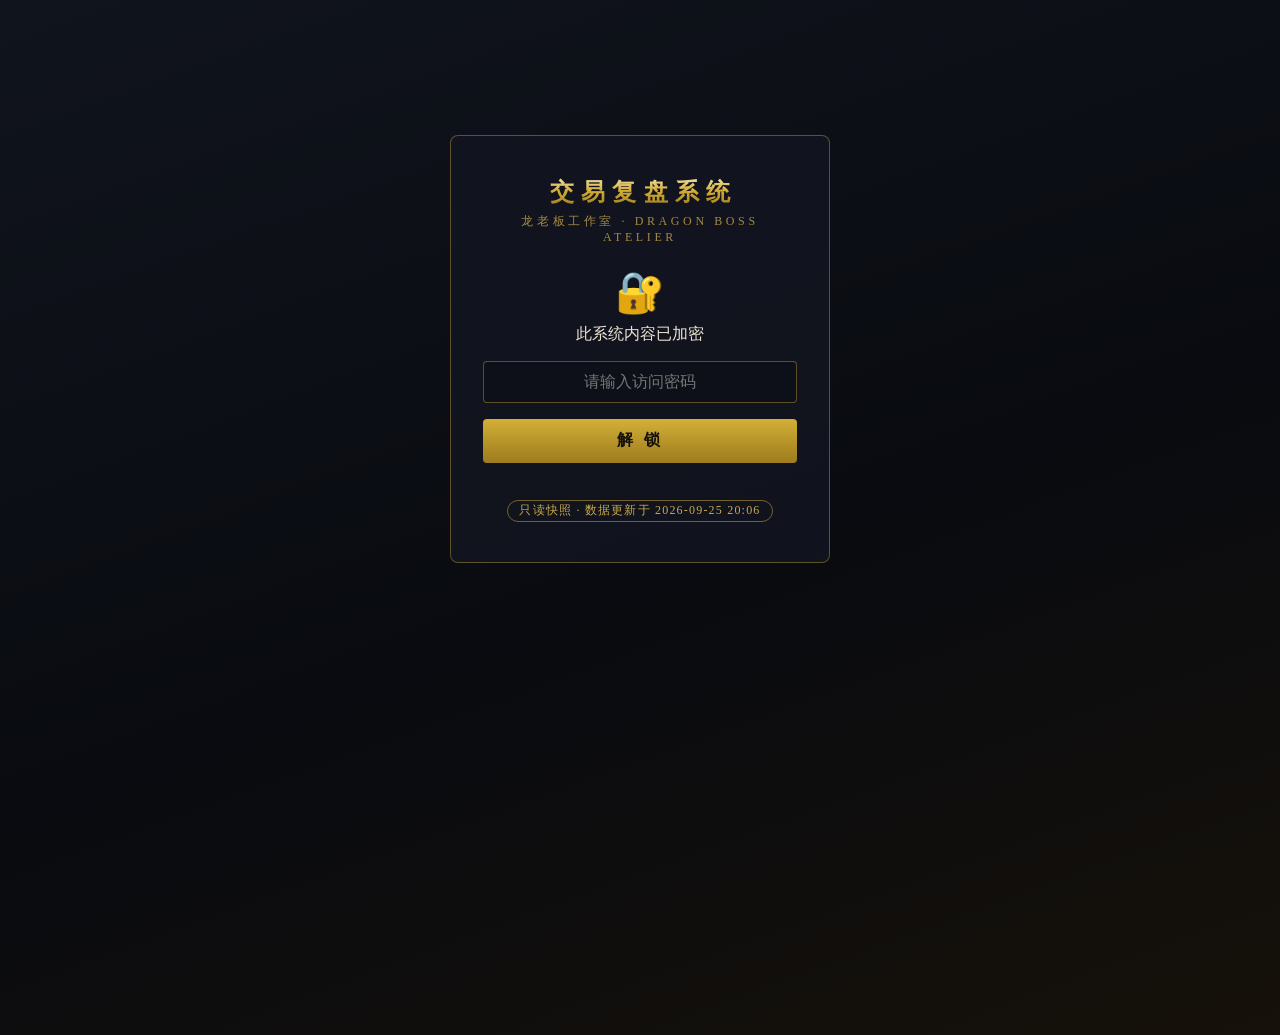
<file: index.html>
<!DOCTYPE html>
<html lang="zh-CN">
<head>
<meta charset="UTF-8">
<meta name="viewport" content="width=device-width, initial-scale=1.0">
<title>龙老板工作室 · 交易复盘系统</title>
<style>
* { margin: 0; padding: 0; box-sizing: border-box; }
body {
    font-family: 'Noto Serif SC', 'Source Han Serif SC', 'STSong', 'SimSun', serif;
    background: linear-gradient(160deg, #10141d 0%, #090b10 55%, #16110a 100%);
    color: #ece5d3; min-height: 100vh;
}
.lock {
    max-width: 380px; margin: 15vh auto 0; text-align: center;
    background: rgba(18,21,32,0.9); border: 1px solid rgba(212,175,55,0.4);
    border-radius: 8px; padding: 2.5rem 2rem;
}
.lock h1 {
    letter-spacing: 0.3em; text-indent: 0.3em; font-size: 1.5rem; margin-bottom: 0.3rem;
    background: linear-gradient(180deg, #f5e6b8 0%, #d4af37 45%, #9c7c1e 100%);
    -webkit-background-clip: text; background-clip: text; -webkit-text-fill-color: transparent;
}
.lock .sub { color: #c9a84c; letter-spacing: 0.3em; font-size: 0.75rem; opacity: 0.8; margin-bottom: 1.5rem; }
.lock .icon { font-size: 2.5rem; margin-bottom: 0.5rem; }
.lock input {
    width: 100%; padding: 0.7rem; margin: 1rem 0; border-radius: 4px;
    border: 1px solid rgba(212,175,55,0.4); background: #0d1018; color: #ece5d3;
    font-size: 1rem; text-align: center; outline: none;
}
.lock button {
    width: 100%; padding: 0.7rem; border: none; border-radius: 4px; cursor: pointer;
    background: linear-gradient(180deg, #d4af37, #9c7c1e); color: #14100a;
    font-size: 1rem; font-weight: bold; letter-spacing: 0.2em;
}
#errMsg { color: #ef4444; font-size: 0.85rem; min-height: 1.2em; margin-top: 0.5rem; }
.badge { display: inline-block; border: 1px solid rgba(212,175,55,0.5); color: #c9a84c;
    border-radius: 12px; padding: 0.1rem 0.7rem; font-size: 0.75rem; letter-spacing: 0.1em; margin-top: 0.8rem; }
</style>
</head>
<body>
<div class="lock">
    <h1>交易复盘系统</h1>
    <div class="sub">龙老板工作室 · DRAGON BOSS ATELIER</div>
    <div class="icon">🔐</div>
    <div>此系统内容已加密</div>
    <input type="password" id="pwInput" placeholder="请输入访问密码" autocomplete="off">
    <button onclick="unlock()">解 锁</button>
    <div id="errMsg"></div>
    <div class="badge">只读快照 · 数据更新于 2026-09-25 20:06</div>
</div>
<script>
var ITERATIONS = 200000;
var PW_KEY = 'trading-gate-pw';
function b64ToBytes(b64) {
    var bin = atob(b64);
    var bytes = new Uint8Array(bin.length);
    for (var i = 0; i < bin.length; i++) bytes[i] = bin.charCodeAt(i);
    return bytes;
}
async function unlock() {
    var pw = document.getElementById('pwInput').value;
    var err = document.getElementById('errMsg');
    err.textContent = '';
    if (!pw) { err.textContent = '请输入密码'; return; }
    err.textContent = '解密中…';
    try {
        // 1. 先取版本清单：随机参数 + no-store，任何缓存（含微信内置浏览器）都拦不住
        var vresp = await fetch('version.txt?r=' + Math.random(), { cache: 'no-store' });
        var ver = (await vresp.text()).trim();
        // 2. 按版本号取数据分块：每次发布版本号都变，URL 变了必然拿到最新数据
        var encText = '';
        for (var ci = 1; ci <= 50; ci++) {
            var resp = await fetch('data-' + ci + '.txt?v=' + ver, { cache: 'no-cache' });
            if (!resp.ok) break;
            encText += (await resp.text()).trim();
        }
        var raw = b64ToBytes(encText);
        var salt = raw.slice(0, 16), iv = raw.slice(16, 32);
        var tag = raw.slice(raw.length - 32);
        var ct = raw.slice(32, raw.length - 32);
        var pwKey = await crypto.subtle.importKey('raw', new TextEncoder().encode(pw), 'PBKDF2', false, ['deriveBits']);
        var bits = await crypto.subtle.deriveBits(
            { name: 'PBKDF2', salt: salt, iterations: ITERATIONS, hash: 'SHA-256' }, pwKey, 512);
        var km = new Uint8Array(bits);
        var macKey = await crypto.subtle.importKey('raw', km.slice(32), { name: 'HMAC', hash: 'SHA-256' }, false, ['verify']);
        var ok = await crypto.subtle.verify('HMAC', macKey, tag, raw.slice(0, raw.length - 32));
        if (!ok) {
            localStorage.removeItem(PW_KEY);  // 密码可能已更换，清掉记住的
            err.textContent = '密码错误';
            return;
        }
        var encKey = await crypto.subtle.importKey('raw', km.slice(0, 32), { name: 'AES-CBC' }, false, ['decrypt']);
        var plain = await crypto.subtle.decrypt({ name: 'AES-CBC', iv: iv }, encKey, ct);
        var data = JSON.parse(new TextDecoder().decode(plain));
        Object.keys(data.seeds).forEach(function (k) {
            localStorage.setItem(k, data.seeds[k]);
        });
        localStorage.setItem(PW_KEY, pw);  // 解锁成功：记住密码，下次自动进入
        location.replace('app.html?v=' + ver);  // 带版本跳转，本体更新后强制拉新
    } catch (e) {
        err.textContent = '密码错误或数据损坏';
    }
}
document.getElementById('pwInput').addEventListener('keydown', function (e) {
    if (e.key === 'Enter') unlock();
});
// 已解锁过：自动填充并直接进入
(function () {
    var saved = localStorage.getItem(PW_KEY);
    if (saved) {
        document.getElementById('pwInput').value = saved;
        document.getElementById('errMsg').textContent = '已记住密码，正在进入…';
        unlock();
    }
})();
</script>
</body>
</html>
</file>
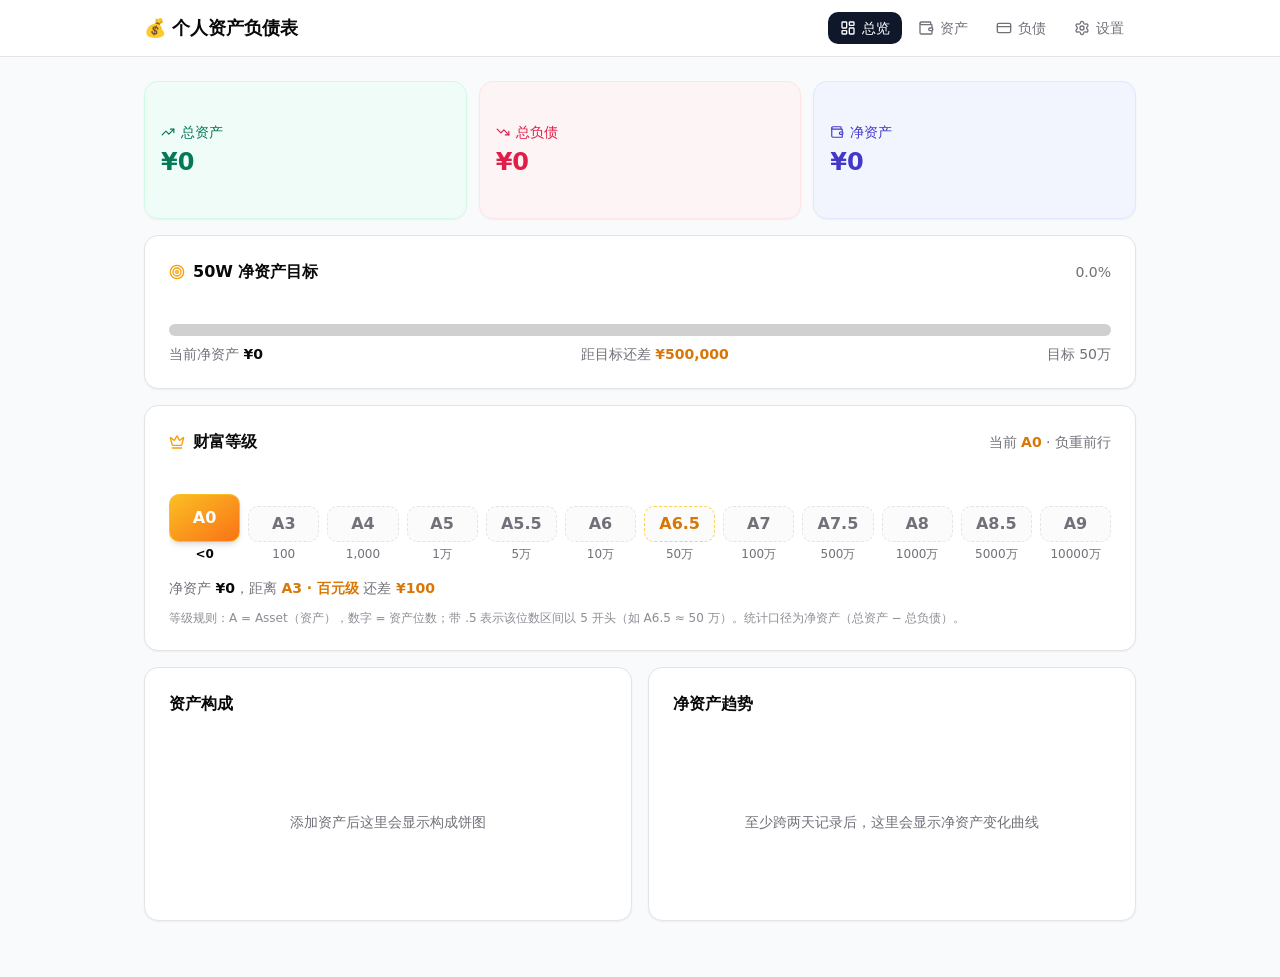
<file: balance/index.html>
<!doctype html>
<html lang="en">
  <head>
    <meta charset="UTF-8" />
    <meta name="viewport" content="width=device-width, initial-scale=1.0, viewport-fit=cover" />
    <meta name="theme-color" content="#ffffff" />
    <link rel="icon" type="image/svg+xml" href="./icon.svg" />
    <link rel="apple-touch-icon" href="./apple-touch-icon.png" />
    <title>个人资产负债表</title>
    <script type="module" crossorigin src="./assets/index-BO6LKR6N.js"></script>
    <link rel="stylesheet" crossorigin href="./assets/index-DyqvTgD8.css">
  </head>
  <body>
    <div id="root"></div>
  </body>
</html>
</file>
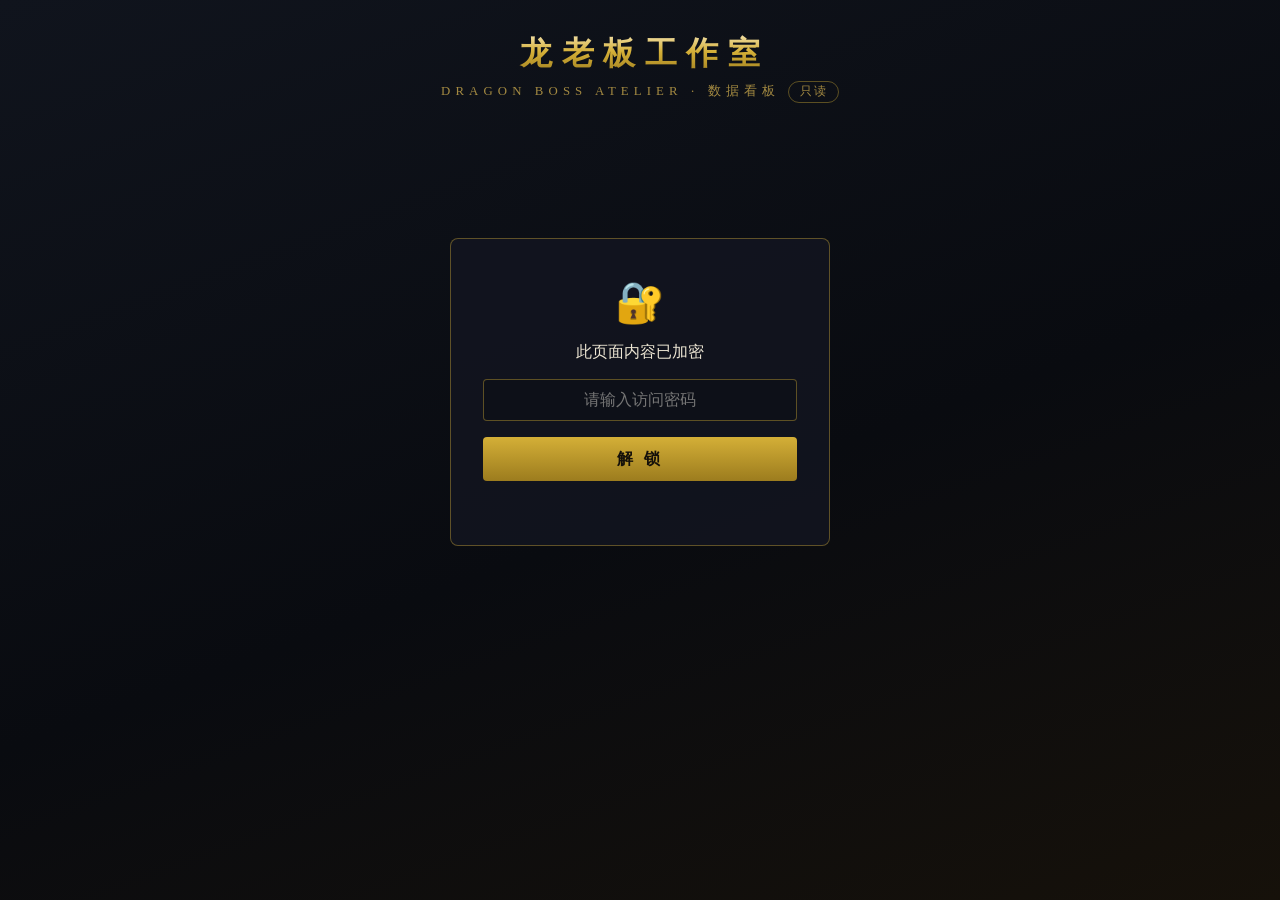
<file: studio/index.html>
<!DOCTYPE html>
<html lang="zh-CN">
<head>
<meta charset="UTF-8">
<meta name="viewport" content="width=device-width, initial-scale=1.0">
<title>龙老板工作室 · 数据看板</title>
<style>
* { margin: 0; padding: 0; box-sizing: border-box; }
body {
    font-family: 'Noto Serif SC', 'Source Han Serif SC', 'STSong', 'SimSun', serif;
    background: linear-gradient(160deg, #10141d 0%, #090b10 55%, #16110a 100%);
    color: #ece5d3;
    min-height: 100vh;
    padding: 2rem 1rem;
}
.container { max-width: 960px; margin: 0 auto; }
h1 {
    text-align: center; letter-spacing: 0.3em; text-indent: 0.3em;
    background: linear-gradient(180deg, #f5e6b8 0%, #d4af37 45%, #9c7c1e 100%);
    -webkit-background-clip: text; background-clip: text;
    -webkit-text-fill-color: transparent;
    font-size: 2rem; margin-bottom: 0.3rem;
}
.sub { text-align: center; color: #c9a84c; letter-spacing: 0.4em; font-size: 0.8rem; opacity: 0.8; margin-bottom: 2rem; }
.card {
    background: rgba(18, 21, 32, 0.88);
    border: 1px solid rgba(212, 175, 55, 0.32);
    border-radius: 6px;
    padding: 1.5rem;
    margin-bottom: 1.5rem;
    box-shadow: 0 4px 24px rgba(0, 0, 0, 0.45);
}
.card h2 { color: #d4af37; letter-spacing: 0.15em; font-size: 1.15rem; margin-bottom: 1rem; }
table { width: 100%; border-collapse: collapse; font-size: 0.95rem; }
th { color: #c9a84c; text-align: left; padding: 0.6rem; border-bottom: 2px solid rgba(212,175,55,0.5); white-space: nowrap; }
td { padding: 0.6rem; border-bottom: 1px solid rgba(212,175,55,0.15); white-space: nowrap; }
.neg { color: #ef4444; } .pos { color: #22c55e; } .warn { color: #f59e0b; }
.meta { text-align: center; opacity: 0.6; font-size: 0.8rem; margin-top: 1.5rem; }
.readonly-badge {
    display: inline-block; border: 1px solid rgba(212,175,55,0.5); color: #c9a84c;
    border-radius: 12px; padding: 0.1rem 0.7rem; font-size: 0.75rem; margin-left: 0.5rem;
    vertical-align: middle; letter-spacing: 0.1em;
}
#lockScreen {
    max-width: 380px; margin: 15vh auto 0; text-align: center;
    background: rgba(18,21,32,0.9); border: 1px solid rgba(212,175,55,0.4);
    border-radius: 8px; padding: 2.5rem 2rem;
}
#lockScreen .icon { font-size: 2.5rem; margin-bottom: 1rem; }
#lockScreen input {
    width: 100%; padding: 0.7rem; margin: 1rem 0; border-radius: 4px;
    border: 1px solid rgba(212,175,55,0.4); background: #0d1018; color: #ece5d3;
    font-size: 1rem; text-align: center; outline: none;
}
#lockScreen button {
    width: 100%; padding: 0.7rem; border: none; border-radius: 4px; cursor: pointer;
    background: linear-gradient(180deg, #d4af37, #9c7c1e); color: #14100a;
    font-size: 1rem; font-weight: bold; letter-spacing: 0.2em;
}
#errMsg { color: #ef4444; font-size: 0.85rem; min-height: 1.2em; margin-top: 0.5rem; }
#dataView { display: none; }
@media (max-width: 640px) {
    .card { padding: 1rem; overflow-x: auto; }
    body { padding: 1rem 0.5rem; }
}
</style>
</head>
<body>
<div class="container">
    <h1>龙老板工作室</h1>
    <div class="sub">DRAGON BOSS ATELIER · 数据看板<span class="readonly-badge">只读</span></div>

    <div id="lockScreen">
        <div class="icon">🔐</div>
        <div>此页面内容已加密</div>
        <input type="password" id="pwInput" placeholder="请输入访问密码" autocomplete="off">
        <button onclick="unlock()">解 锁</button>
        <div id="errMsg"></div>
    </div>

    <div id="dataView"></div>
</div>

<script>
var PAYLOAD = "Bqx0qNKwPX+QuV2gmO25fwCnqU76WVC7c4LvGGtZgiGj+ONhCG2x+O4dFMffT2w/2Af3S8fm7vsMALA+2ja0V5Y0mRA+170hHIZtgzsk8eBosbVd6rKFA51kc/Xk/i04ZiVraiay75wma3PyO7lH3mmKdCxT+BILT4UhDgILWmZTjb8dJJtXlyYJHoDKvBojN63+xcXCvHbJm6mlIq/AY1CbKo4lTZKsb1gLdt/VXtSloDD5eve45nXTO5R3xjdLDokmBb4ueWXpYbDzTJ92u89ZiO0+7PGXlQ6LUXtQNoI3Zav7Z6z287lHBHfF1eFk6ZI+dg17OH/JI7cgVBH3JmPVrbCQIssyLiJjCUdxHpgv0zt71ywdPTIAQxMtusdbT/kM2AzJ3q4TORz5vayhuVavkR0mz2mxHYM8FGyZzXrHeNi7R9PkGL5Ws2eSyN8UrekiawLtYFGLyOrsAGGzJhxFuO12XGH0mDetEroafd7ZgIwlt3/ZqlFQ+PefSptuNc6j0paA8W7+5c+VFMqFwBaN+X/u78tF5/+8s/qUR+4d9mZyITVNMJZ+4jRLIQnXqf2Ei+FRwdNUGWenGevpufo0hfaHkFmidKpk7KJDw1muKzJ0IP7HsPnKh0XoLspaAfJV0azFBZELoH8qfUqw3QneEY/xyLEjnBksrJzbKwsldaoxOefakd3xyzpwhbN6S7Z/pTphVFJ616JRfnXoIkAJtFB1q7UbwnN9QdEi4E3rXOeaVcREE90kRUxCLyqPtkwEijdydRN5gZp9KmlXZkItlLPv8mRzGv44+Tr3uWeEp2k+/FWW+zywuALSUWpC5SmCUaH3alDEnPq0ZoIBWGWDydC6I8IV993PJNtj3/TPwPx7sEA+jmOuV6JprDE9RoTwR6ieyb17TI7nIFVsm3QR3VozwCwuEY2lELn5gzMKk1ic4tBi1yvXG0LNeyFMM1DjnRTmvZMxEPyiW/[base64]/TdR9a8yoqiJeAWfulvazJezNJeYJ3fUaVcFnJ4ajJ6aW4yuhYHByuA15kRslkf97Oj+iI6OhKDj+fQsP/KS0id8oGGmhaLgk+rnX20VXk/SMaGQqTMYtAu1bQdVQ68CaKmXvbkVJRUd5Ah84jICz+9kidSoeG2M5m83I0EHOsOE3oVEYLQj0SWb" +
        "VjBU5/DqtZwrxGIhZc9UsF1CbzBPhjBnMyx37kGivl/Eub0DONIC+vU0ZkgzN4Q2uqie4PsOZz0elcg9uJmYA+KAP5ofGdHCLD2GXrwZKhrvdlP3P1/9NmYwBrkNnGox4qihlPHMDZklaREXbjBpOuv16Ze9EIetZQg27aOQkCt4js1Qv5hW9UmUliCO1X10KE/MpEqtIflPuG8+MJMfi6eswFYzxBIyyk5eJ/I9JoNhwj1cIv57690BOHUOMfz8jJ0MHXxSJsqbFiYtWUjUYzRohJl9KnOG3K9MFmgB1cMqwoblOBuaYhEqmtBW5PNldwon+gXbhHzSMQ8ZMsO8tx5bYdewyLeHOnE2/cgw8J9Ns8aEFKi04IdXuqVoFtWqjsocddNfcR+wF5196+/uKWiHZOiphEc5QzoP/pClmrvAZ9kSat67w4VrBQ/Rtimi3U4zjjs6B4sFm5/[base64]/yN93DqJWwEKmBYv0VWFTFvWyjgjBpjDGmzyTfNizWkcHw6NSBXXLBC71xlzl2puOxEaQV6d82c4In4c3Okjd7duE2G+8kjCXA0a/kmQOJHZJN6teJnu3NiIXeWTGZ9k4ehbQwx9ulGg5XMwbOCE+JP8Igc8W9Jvn2OLvnd3zMogjjTOEHe0yys/McSNfcC2lkj2K9elGbgDnwXCIFkFor6dFKscqrlkrPguom97aFC+l/ljeoZuJCDzPtR9nniXFo3uMPHaadap/mY7NPlnZA4VwTNxYFechUdbyvhRNvD/Qk0rOkRyLhgPPdD001v/aF5TZO+jMjaNjJ44tdJVxv/KE8gTY0m5cIorBKLBmSglgoeCt89FfEWiBxq5OLqRYCDL3TNVNAgaGvYbZgZ5MV102l+4TL//UjUqw91z9von3hnRaS2kr/[base64]/dX4BWPS2xWT/whNyTAwNMNCRFDVRWLk0TIwJFZ2jSJqJbEUZWxosE4xxHGEDjBEE5LSp/WKXx9BvB0gN70+C" +
        "Bv3/zG77APeWbbjOW7v8g0etrA9nIN8NadcJStjs02lhncQRq8bOGGOuqxw+mmDF/D3anEWXErLVqu1RH/9tdEfOuYpv/gYLfoYqvDM05S36OKbc+lC9rJGj245bpN0py7ZXJrg5fk+ZplRmkabV8q/w9vHsn8pQEb2DdT5U7tcc2QSeM9mPnPlw9PvYxUmzD4CLjRRS1ugT46YUB9ryM/pLQy4T8zFgggybuT+4XpYtgrRxe0m/XNO7SjyqU3ZBF+SVuUhOFuz/saxPk+mU8KUIl4rLSD4eLXuZJ2ZFMO9lrt0mxtyl/g/d6Y08BFmQw0Gkx0dZvVejP2EhIDZwQ5rF1akw2a3WhobDFPzSAtGqK8U/umPs9NWmUDM9ap6mkzf+IDVNlooSeYbbmVtODCMRPOVSKgPKi9Pratu9Tb94VtrCAX9rIx2oFC/s3V95rJsqi6/coYjy9LWfTpNxN7OoFkWCI3pQEhMuiBhxW5setfIAo6n9eQS2Xaf79dYqZpzsJVygVWuCY4n6z7XcCL7K3y+Q/FzlEPtZTIvuLT8XAMMy/sE30jacNzGWobPHGniygQVXPQUKsIwwcSwLR0Xx7kct/3p/sfWxM0RNjQwG2WgzHwg+1mEzB01pTs7yy6pX/Mrr9mfkEmRh+09wQFDHYQ/MrKmDO/YySHqwpILQW30OmjON+Rn+obtYPUWUgnIfI0h32+pTvVxK6meUy0qDrTvYRefnLhaRj3USMbThjrZZYPT5YPyMair/UIz6Yl6Y8NNIDOvB/mwQfH6FHUmt2AjTNz9j0RaZBnwakViSj86ZqxfZAByIvhnakTTtTTlSKfuZ55/1Rjfb+oqnRcEY0ysRlUB/xQ9lL5yMANrnkSLIEcCsci8mF8bdVBVi3uUA6Es7OeFJFPvznzjHcI0KkqxcAxNwM2mGnekowFx1erXMSuw7aNFumzuXJydeAOYMNOON7LrOzd31jUe2e6G78aeLhXr14Me1b2wiTq3MA6nwmZf/UePAi6ShfNKL9xgbqS783V+2TZ3IFETRaABtOQCs2+bN4EQzS1hZPwVXbBtfXqPjYGPVlOuFCfcZ8T8ndaLPtce9CAZdr1Ekgv2vr7rmfW+ThTsljN84mgA8UC5b7nNcj2JILJTnz3Ldto9pre508GK26uIQNZzAf1b5H6fZ7bNUeqWDKfXST7xPl0lj/Ks=";
var ITERATIONS = 200000;

function b64ToBytes(b64) {
    var bin = atob(b64);
    var bytes = new Uint8Array(bin.length);
    for (var i = 0; i < bin.length; i++) bytes[i] = bin.charCodeAt(i);
    return bytes;
}

function fmtMoney(n) {
    return '¥' + Number(n).toLocaleString('zh-CN', { minimumFractionDigits: 2, maximumFractionDigits: 2 });
}
function balanceClass(n) {
    return n < 0 ? 'neg' : (n < 50 ? 'warn' : 'pos');
}
function esc(s) {
    return String(s == null ? '' : s).replace(/&/g,'&amp;').replace(/</g,'&lt;').replace(/>/g,'&gt;');
}

async function unlock() {
    var pw = document.getElementById('pwInput').value;
    var err = document.getElementById('errMsg');
    err.textContent = '';
    if (!pw) { err.textContent = '请输入密码'; return; }
    try {
        var raw = b64ToBytes(PAYLOAD);
        var salt = raw.slice(0, 16), iv = raw.slice(16, 32);
        var tag = raw.slice(raw.length - 32);
        var ct = raw.slice(32, raw.length - 32);

        var pwKey = await crypto.subtle.importKey('raw', new TextEncoder().encode(pw), 'PBKDF2', false, ['deriveBits']);
        var bits = await crypto.subtle.deriveBits(
            { name: 'PBKDF2', salt: salt, iterations: ITERATIONS, hash: 'SHA-256' }, pwKey, 512);
        var km = new Uint8Array(bits);
        var encKey = await crypto.subtle.importKey('raw', km.slice(0, 32), { name: 'AES-CBC' }, false, ['decrypt']);
        var macKey = await crypto.subtle.importKey('raw', km.slice(32), { name: 'HMAC', hash: 'SHA-256' }, false, ['verify']);

        var toVerify = new Uint8Array(raw.length - 32);
        toVerify.set(raw.slice(0, raw.length - 32));
        var ok = await crypto.subtle.verify('HMAC', macKey, tag, toVerify);
        if (!ok) { err.textContent = '密码错误'; return; }

        var plain = await crypto.subtle.decrypt({ name: 'AES-CBC', iv: iv }, encKey, ct);
        var data = JSON.parse(new TextDecoder().decode(plain));
        render(data);
    } catch (e) {
        err.textContent = '密码错误或数据损坏';
    }
}

function render(data) {
    document.getElementById('lockScreen').style.display = 'none';
    var view = document.getElementById('dataView');
    var html = '';

    if (data.accounts && data.accounts.length) {
        var totalBalance = 0, totalFee = 0;
        data.accounts.forEach(function (a) { totalBalance += a.balance; totalFee += a.monthlyFee; });
        html += '<div class="card"><h2>🤖 机器账号（' + data.accounts.length + '个 · 余额合计 <span class="' +
            balanceClass(totalBalance) + '">' + fmtMoney(totalBalance) + '</span> · 月租合计 ' + fmtMoney(totalFee) + '）</h2>';
        html += '<table><thead><tr><th>机器号</th><th>手机号</th><th>实际控制人</th><th>手机余额</th><th>月租</th><th>类型</th></tr></thead><tbody>';
        data.accounts.forEach(function (a) {
            html += '<tr><td>' + (a.machineNumber != null ? a.machineNumber : '—') + '</td><td>' + esc(a.phone) +
                '</td><td>' + esc(a.owner) + '</td><td class="' + balanceClass(a.balance) + '">' + fmtMoney(a.balance) +
                '</td><td>' + fmtMoney(a.monthlyFee) + '</td><td>' + esc((a.types || []).join('、')) + '</td></tr>';
        });
        html += '</tbody></table></div>';
    }

    if (data.withdrawals && data.withdrawals.length) {
        html += '<div class="card"><h2>💳 提现实名（' + data.withdrawals.length + '条）</h2>';
        html += '<table><thead><tr><th>姓名</th><th>平台</th><th>关联机器号</th></tr></thead><tbody>';
        data.withdrawals.forEach(function (w) {
            html += '<tr><td>' + esc(w.name) + '</td><td>' + esc(w.platform) + '</td><td>' +
                esc((w.machineNumbers || []).join('、')) + '</td></tr>';
        });
        html += '</tbody></table></div>';
    }

    if (data.shareholderAssets && data.shareholderAssets.length) {
        var totalInv = 0;
        data.shareholderAssets.forEach(function (a) { totalInv += a.investment; });
        html += '<div class="card"><h2>👥 股东出资（合计 ' + fmtMoney(totalInv) + '）</h2>';
        html += '<table><thead><tr><th>姓名</th><th>类型</th><th>出资额</th><th>日期</th></tr></thead><tbody>';
        data.shareholderAssets.forEach(function (a) {
            html += '<tr><td>' + esc(a.name) + '</td><td>' + esc(a.type) + '</td><td>' + fmtMoney(a.investment) +
                '</td><td>' + esc(a.date) + '</td></tr>';
        });
        html += '</tbody></table></div>';
    }

    html += '<div class="meta">数据更新于 ' + esc(data.generatedAt) + ' · 本页面为只读快照</div>';
    view.innerHTML = html;
    view.style.display = 'block';
}

document.getElementById('pwInput').addEventListener('keydown', function (e) {
    if (e.key === 'Enter') unlock();
});
</script>
</body>
</html>
</file>
<file: balance/assets/index-DyqvTgD8.css>
*,:before,:after{--tw-border-spacing-x: 0;--tw-border-spacing-y: 0;--tw-translate-x: 0;--tw-translate-y: 0;--tw-rotate: 0;--tw-skew-x: 0;--tw-skew-y: 0;--tw-scale-x: 1;--tw-scale-y: 1;--tw-pan-x: ;--tw-pan-y: ;--tw-pinch-zoom: ;--tw-scroll-snap-strictness: proximity;--tw-gradient-from-position: ;--tw-gradient-via-position: ;--tw-gradient-to-position: ;--tw-ordinal: ;--tw-slashed-zero: ;--tw-numeric-figure: ;--tw-numeric-spacing: ;--tw-numeric-fraction: ;--tw-ring-inset: ;--tw-ring-offset-width: 0px;--tw-ring-offset-color: #fff;--tw-ring-color: rgb(59 130 246 / .5);--tw-ring-offset-shadow: 0 0 #0000;--tw-ring-shadow: 0 0 #0000;--tw-shadow: 0 0 #0000;--tw-shadow-colored: 0 0 #0000;--tw-blur: ;--tw-brightness: ;--tw-contrast: ;--tw-grayscale: ;--tw-hue-rotate: ;--tw-invert: ;--tw-saturate: ;--tw-sepia: ;--tw-drop-shadow: ;--tw-backdrop-blur: ;--tw-backdrop-brightness: ;--tw-backdrop-contrast: ;--tw-backdrop-grayscale: ;--tw-backdrop-hue-rotate: ;--tw-backdrop-invert: ;--tw-backdrop-opacity: ;--tw-backdrop-saturate: ;--tw-backdrop-sepia: ;--tw-contain-size: ;--tw-contain-layout: ;--tw-contain-paint: ;--tw-contain-style: }::backdrop{--tw-border-spacing-x: 0;--tw-border-spacing-y: 0;--tw-translate-x: 0;--tw-translate-y: 0;--tw-rotate: 0;--tw-skew-x: 0;--tw-skew-y: 0;--tw-scale-x: 1;--tw-scale-y: 1;--tw-pan-x: ;--tw-pan-y: ;--tw-pinch-zoom: ;--tw-scroll-snap-strictness: proximity;--tw-gradient-from-position: ;--tw-gradient-via-position: ;--tw-gradient-to-position: ;--tw-ordinal: ;--tw-slashed-zero: ;--tw-numeric-figure: ;--tw-numeric-spacing: ;--tw-numeric-fraction: ;--tw-ring-inset: ;--tw-ring-offset-width: 0px;--tw-ring-offset-color: #fff;--tw-ring-color: rgb(59 130 246 / .5);--tw-ring-offset-shadow: 0 0 #0000;--tw-ring-shadow: 0 0 #0000;--tw-shadow: 0 0 #0000;--tw-shadow-colored: 0 0 #0000;--tw-blur: ;--tw-brightness: ;--tw-contrast: ;--tw-grayscale: ;--tw-hue-rotate: ;--tw-invert: ;--tw-saturate: ;--tw-sepia: ;--tw-drop-shadow: ;--tw-backdrop-blur: ;--tw-backdrop-brightness: ;--tw-backdrop-contrast: ;--tw-backdrop-grayscale: ;--tw-backdrop-hue-rotate: ;--tw-backdrop-invert: ;--tw-backdrop-opacity: ;--tw-backdrop-saturate: ;--tw-backdrop-sepia: ;--tw-contain-size: ;--tw-contain-layout: ;--tw-contain-paint: ;--tw-contain-style: }*,:before,:after{box-sizing:border-box;border-width:0;border-style:solid;border-color:#e5e7eb}:before,:after{--tw-content: ""}html,:host{line-height:1.5;-webkit-text-size-adjust:100%;-moz-tab-size:4;-o-tab-size:4;tab-size:4;font-family:ui-sans-serif,system-ui,sans-serif,"Apple Color Emoji","Segoe UI Emoji",Segoe UI Symbol,"Noto Color Emoji";font-feature-settings:normal;font-variation-settings:normal;-webkit-tap-highlight-color:transparent}body{margin:0;line-height:inherit}hr{height:0;color:inherit;border-top-width:1px}abbr:where([title]){-webkit-text-decoration:underline dotted;text-decoration:underline dotted}h1,h2,h3,h4,h5,h6{font-size:inherit;font-weight:inherit}a{color:inherit;text-decoration:inherit}b,strong{font-weight:bolder}code,kbd,samp,pre{font-family:ui-monospace,SFMono-Regular,Menlo,Monaco,Consolas,Liberation Mono,Courier New,monospace;font-feature-settings:normal;font-variation-settings:normal;font-size:1em}small{font-size:80%}sub,sup{font-size:75%;line-height:0;position:relative;vertical-align:baseline}sub{bottom:-.25em}sup{top:-.5em}table{text-indent:0;border-color:inherit;border-collapse:collapse}button,input,optgroup,select,textarea{font-family:inherit;font-feature-settings:inherit;font-variation-settings:inherit;font-size:100%;font-weight:inherit;line-height:inherit;letter-spacing:inherit;color:inherit;margin:0;padding:0}button,select{text-transform:none}button,input:where([type=button]),input:where([type=reset]),input:where([type=submit]){-webkit-appearance:button;background-color:transparent;background-image:none}:-moz-focusring{outline:auto}:-moz-ui-invalid{box-shadow:none}progress{vertical-align:baseline}::-webkit-inner-spin-button,::-webkit-outer-spin-button{height:auto}[type=search]{-webkit-appearance:textfield;outline-offset:-2px}::-webkit-search-decoration{-webkit-appearance:none}::-webkit-file-upload-button{-webkit-appearance:button;font:inherit}summary{display:list-item}blockquote,dl,dd,h1,h2,h3,h4,h5,h6,hr,figure,p,pre{margin:0}fieldset{margin:0;padding:0}legend{padding:0}ol,ul,menu{list-style:none;margin:0;padding:0}dialog{padding:0}textarea{resize:vertical}input::-moz-placeholder,textarea::-moz-placeholder{opacity:1;color:#9ca3af}input::placeholder,textarea::placeholder{opacity:1;color:#9ca3af}button,[role=button]{cursor:pointer}:disabled{cursor:default}img,svg,video,canvas,audio,iframe,embed,object{display:block;vertical-align:middle}img,video{max-width:100%;height:auto}[hidden]:where(:not([hidden=until-found])){display:none}:root{--background: 0 0% 100%;--foreground: 240 10% 3.9%;--card: 0 0% 100%;--card-foreground: 240 10% 3.9%;--popover: 0 0% 100%;--popover-foreground: 240 10% 3.9%;--primary: 240 5.9% 10%;--primary-foreground: 0 0% 98%;--secondary: 240 4.8% 95.9%;--secondary-foreground: 240 5.9% 10%;--muted: 240 4.8% 95.9%;--muted-foreground: 240 3.8% 46.1%;--accent: 240 4.8% 95.9%;--accent-foreground: 240 5.9% 10%;--destructive: 0 84.2% 60.2%;--destructive-foreground: 0 0% 98%;--border: 240 5.9% 90%;--input: 240 5.9% 90%;--ring: 240 5.9% 10%;--radius: .625rem;--sidebar-background: 0 0% 98%;--sidebar-foreground: 240 5.3% 26.1%;--sidebar-primary: 240 5.9% 10%;--sidebar-primary-foreground: 0 0% 98%;--sidebar-accent: 240 4.8% 95.9%;--sidebar-accent-foreground: 240 5.9% 10%;--sidebar-border: 220 13% 91%;--sidebar-ring: 217.2 91.2% 59.8%}.dark{--background: 240 10% 3.9%;--foreground: 0 0% 98%;--card: 240 10% 3.9%;--card-foreground: 0 0% 98%;--popover: 240 10% 3.9%;--popover-foreground: 0 0% 98%;--primary: 0 0% 98%;--primary-foreground: 240 5.9% 10%;--secondary: 240 3.7% 15.9%;--secondary-foreground: 0 0% 98%;--muted: 240 3.7% 15.9%;--muted-foreground: 240 5% 64.9%;--accent: 240 3.7% 15.9%;--accent-foreground: 0 0% 98%;--destructive: 0 62.8% 30.6%;--destructive-foreground: 0 0% 98%;--border: 240 3.7% 15.9%;--input: 240 3.7% 15.9%;--ring: 240 4.9% 83.9%;--sidebar-background: 240 5.9% 10%;--sidebar-foreground: 240 4.8% 95.9%;--sidebar-primary: 224.3 76.3% 48%;--sidebar-primary-foreground: 0 0% 100%;--sidebar-accent: 240 3.7% 15.9%;--sidebar-accent-foreground: 240 4.8% 95.9%;--sidebar-border: 240 3.7% 15.9%;--sidebar-ring: 217.2 91.2% 59.8%}*{border-color:hsl(var(--border))}body{background-color:hsl(var(--background));color:hsl(var(--foreground))}.sr-only{position:absolute;width:1px;height:1px;padding:0;margin:-1px;overflow:hidden;clip:rect(0,0,0,0);white-space:nowrap;border-width:0}.pointer-events-none{pointer-events:none}.visible{visibility:visible}.invisible{visibility:hidden}.fixed{position:fixed}.absolute{position:absolute}.relative{position:relative}.sticky{position:sticky}.inset-0{inset:0}.inset-x-0{left:0;right:0}.inset-y-0{top:0;bottom:0}.-bottom-12{bottom:-3rem}.-left-12{left:-3rem}.-right-12{right:-3rem}.-top-12{top:-3rem}.bottom-0{bottom:0}.bottom-20{bottom:5rem}.left-0{left:0}.left-1\/2{left:50%}.left-2{left:.5rem}.left-\[50\%\]{left:50%}.right-0{right:0}.right-1{right:.25rem}.right-2{right:.5rem}.right-3{right:.75rem}.right-4{right:1rem}.top-0{top:0}.top-1\.5{top:.375rem}.top-1\/2{top:50%}.top-3\.5{top:.875rem}.top-4{top:1rem}.top-\[1px\]{top:1px}.top-\[50\%\]{top:50%}.top-\[60\%\]{top:60%}.top-full{top:100%}.isolate{isolation:isolate}.z-10{z-index:10}.z-20{z-index:20}.z-40{z-index:40}.z-50{z-index:50}.z-\[1\]{z-index:1}.order-first{order:-9999}.order-last{order:9999}.col-start-2{grid-column-start:2}.row-span-2{grid-row:span 2 / span 2}.row-start-1{grid-row-start:1}.\!m-0{margin:0!important}.-mx-1{margin-left:-.25rem;margin-right:-.25rem}.-my-2{margin-top:-.5rem;margin-bottom:-.5rem}.mx-2{margin-left:.5rem;margin-right:.5rem}.mx-3\.5{margin-left:.875rem;margin-right:.875rem}.mx-auto{margin-left:auto;margin-right:auto}.my-0{margin-top:0;margin-bottom:0}.my-0\.5{margin-top:.125rem;margin-bottom:.125rem}.my-1{margin-top:.25rem;margin-bottom:.25rem}.-ml-4{margin-left:-1rem}.-mt-4{margin-top:-1rem}.mb-2{margin-bottom:.5rem}.mb-3{margin-bottom:.75rem}.ml-1{margin-left:.25rem}.ml-2{margin-left:.5rem}.ml-4{margin-left:1rem}.ml-auto{margin-left:auto}.mr-1{margin-right:.25rem}.mr-1\.5{margin-right:.375rem}.mt-1{margin-top:.25rem}.mt-1\.5{margin-top:.375rem}.mt-2{margin-top:.5rem}.mt-4{margin-top:1rem}.mt-auto{margin-top:auto}.line-clamp-1{overflow:hidden;display:-webkit-box;-webkit-box-orient:vertical;-webkit-line-clamp:1}.line-clamp-2{overflow:hidden;display:-webkit-box;-webkit-box-orient:vertical;-webkit-line-clamp:2}.block{display:block}.flex{display:flex}.inline-flex{display:inline-flex}.table{display:table}.table-caption{display:table-caption}.table-cell{display:table-cell}.table-row{display:table-row}.grid{display:grid}.hidden{display:none}.aspect-square{aspect-ratio:1 / 1}.aspect-video{aspect-ratio:16 / 9}.size-10{width:2.5rem;height:2.5rem}.size-2{width:.5rem;height:.5rem}.size-2\.5{width:.625rem;height:.625rem}.size-3{width:.75rem;height:.75rem}.size-3\.5{width:.875rem;height:.875rem}.size-4{width:1rem;height:1rem}.size-6{width:1.5rem;height:1.5rem}.size-7{width:1.75rem;height:1.75rem}.size-8{width:2rem;height:2rem}.size-9{width:2.25rem;height:2.25rem}.size-auto{width:auto;height:auto}.size-full{width:100%;height:100%}.h-1\.5{height:.375rem}.h-10{height:2.5rem}.h-12{height:3rem}.h-14{height:3.5rem}.h-2{height:.5rem}.h-2\.5{height:.625rem}.h-3{height:.75rem}.h-3\.5{height:.875rem}.h-4{height:1rem}.h-5{height:1.25rem}.h-6{height:1.5rem}.h-7{height:1.75rem}.h-8{height:2rem}.h-9{height:2.25rem}.h-\[1\.15rem\]{height:1.15rem}.h-\[calc\(100\%-1px\)\]{height:calc(100% - 1px)}.h-\[var\(--radix-navigation-menu-viewport-height\)\]{height:var(--radix-navigation-menu-viewport-height)}.h-\[var\(--radix-select-trigger-height\)\]{height:var(--radix-select-trigger-height)}.h-auto{height:auto}.h-full{height:100%}.h-px{height:1px}.h-svh{height:100svh}.max-h-\[300px\]{max-height:300px}.min-h-0{min-height:0px}.min-h-16{min-height:4rem}.min-h-4{min-height:1rem}.min-h-screen{min-height:100vh}.min-h-svh{min-height:100svh}.w-0{width:0px}.w-1{width:.25rem}.w-1\.5{width:.375rem}.w-2{width:.5rem}.w-2\.5{width:.625rem}.w-3{width:.75rem}.w-3\.5{width:.875rem}.w-3\/4{width:75%}.w-4{width:1rem}.w-5{width:1.25rem}.w-64{width:16rem}.w-72{width:18rem}.w-8{width:2rem}.w-9{width:2.25rem}.w-\[100px\]{width:100px}.w-auto{width:auto}.w-fit{width:-moz-fit-content;width:fit-content}.w-full{width:100%}.w-max{width:-moz-max-content;width:max-content}.w-px{width:1px}.min-w-0{min-width:0px}.min-w-10{min-width:2.5rem}.min-w-5{min-width:1.25rem}.min-w-8{min-width:2rem}.min-w-9{min-width:2.25rem}.min-w-\[12rem\]{min-width:12rem}.min-w-\[3\.2rem\]{min-width:3.2rem}.min-w-\[8rem\]{min-width:8rem}.min-w-\[var\(--radix-select-trigger-width\)\]{min-width:var(--radix-select-trigger-width)}.max-w-5xl{max-width:64rem}.max-w-\[calc\(100\%-2rem\)\]{max-width:calc(100% - 2rem)}.max-w-max{max-width:-moz-max-content;max-width:max-content}.max-w-sm{max-width:24rem}.flex-1{flex:1 1 0%}.shrink-0{flex-shrink:0}.grow{flex-grow:1}.grow-0{flex-grow:0}.basis-full{flex-basis:100%}.caption-bottom{caption-side:bottom}.border-collapse{border-collapse:collapse}.-translate-x-1\/2{--tw-translate-x: -50%;transform:translate(var(--tw-translate-x),var(--tw-translate-y)) rotate(var(--tw-rotate)) skew(var(--tw-skew-x)) skewY(var(--tw-skew-y)) scaleX(var(--tw-scale-x)) scaleY(var(--tw-scale-y))}.-translate-x-px{--tw-translate-x: -1px;transform:translate(var(--tw-translate-x),var(--tw-translate-y)) rotate(var(--tw-rotate)) skew(var(--tw-skew-x)) skewY(var(--tw-skew-y)) scaleX(var(--tw-scale-x)) scaleY(var(--tw-scale-y))}.-translate-y-1\/2{--tw-translate-y: -50%;transform:translate(var(--tw-translate-x),var(--tw-translate-y)) rotate(var(--tw-rotate)) skew(var(--tw-skew-x)) skewY(var(--tw-skew-y)) scaleX(var(--tw-scale-x)) scaleY(var(--tw-scale-y))}.translate-x-\[-50\%\]{--tw-translate-x: -50%;transform:translate(var(--tw-translate-x),var(--tw-translate-y)) rotate(var(--tw-rotate)) skew(var(--tw-skew-x)) skewY(var(--tw-skew-y)) scaleX(var(--tw-scale-x)) scaleY(var(--tw-scale-y))}.translate-x-px{--tw-translate-x: 1px;transform:translate(var(--tw-translate-x),var(--tw-translate-y)) rotate(var(--tw-rotate)) skew(var(--tw-skew-x)) skewY(var(--tw-skew-y)) scaleX(var(--tw-scale-x)) scaleY(var(--tw-scale-y))}.translate-y-0\.5{--tw-translate-y: .125rem;transform:translate(var(--tw-translate-x),var(--tw-translate-y)) rotate(var(--tw-rotate)) skew(var(--tw-skew-x)) skewY(var(--tw-skew-y)) scaleX(var(--tw-scale-x)) scaleY(var(--tw-scale-y))}.translate-y-\[-50\%\]{--tw-translate-y: -50%;transform:translate(var(--tw-translate-x),var(--tw-translate-y)) rotate(var(--tw-rotate)) skew(var(--tw-skew-x)) skewY(var(--tw-skew-y)) scaleX(var(--tw-scale-x)) scaleY(var(--tw-scale-y))}.translate-y-\[calc\(-50\%_-_2px\)\]{--tw-translate-y: calc(-50% - 2px) ;transform:translate(var(--tw-translate-x),var(--tw-translate-y)) rotate(var(--tw-rotate)) skew(var(--tw-skew-x)) skewY(var(--tw-skew-y)) scaleX(var(--tw-scale-x)) scaleY(var(--tw-scale-y))}.rotate-45{--tw-rotate: 45deg;transform:translate(var(--tw-translate-x),var(--tw-translate-y)) rotate(var(--tw-rotate)) skew(var(--tw-skew-x)) skewY(var(--tw-skew-y)) scaleX(var(--tw-scale-x)) scaleY(var(--tw-scale-y))}.rotate-90{--tw-rotate: 90deg;transform:translate(var(--tw-translate-x),var(--tw-translate-y)) rotate(var(--tw-rotate)) skew(var(--tw-skew-x)) skewY(var(--tw-skew-y)) scaleX(var(--tw-scale-x)) scaleY(var(--tw-scale-y))}.transform{transform:translate(var(--tw-translate-x),var(--tw-translate-y)) rotate(var(--tw-rotate)) skew(var(--tw-skew-x)) skewY(var(--tw-skew-y)) scaleX(var(--tw-scale-x)) scaleY(var(--tw-scale-y))}@keyframes caret-blink{0%,70%,to{opacity:1}20%,50%{opacity:0}}.animate-caret-blink{animation:caret-blink 1.25s ease-out infinite}@keyframes pulse{50%{opacity:.5}}.animate-pulse{animation:pulse 2s cubic-bezier(.4,0,.6,1) infinite}@keyframes spin{to{transform:rotate(360deg)}}.animate-spin{animation:spin 1s linear infinite}.cursor-default{cursor:default}.cursor-text{cursor:text}.touch-none{touch-action:none}.select-none{-webkit-user-select:none;-moz-user-select:none;user-select:none}.resize-none{resize:none}.scroll-my-1{scroll-margin-top:.25rem;scroll-margin-bottom:.25rem}.scroll-py-1{scroll-padding-top:.25rem;scroll-padding-bottom:.25rem}.list-disc{list-style-type:disc}.list-none{list-style-type:none}.auto-rows-min{grid-auto-rows:min-content}.grid-cols-2{grid-template-columns:repeat(2,minmax(0,1fr))}.grid-cols-3{grid-template-columns:repeat(3,minmax(0,1fr))}.grid-cols-4{grid-template-columns:repeat(4,minmax(0,1fr))}.grid-cols-\[0_1fr\]{grid-template-columns:0 1fr}.grid-rows-\[auto_auto\]{grid-template-rows:auto auto}.flex-row{flex-direction:row}.flex-col{flex-direction:column}.flex-col-reverse{flex-direction:column-reverse}.flex-wrap{flex-wrap:wrap}.place-content-center{place-content:center}.items-start{align-items:flex-start}.items-end{align-items:flex-end}.items-center{align-items:center}.items-stretch{align-items:stretch}.justify-start{justify-content:flex-start}.justify-center{justify-content:center}.justify-between{justify-content:space-between}.justify-items-start{justify-items:start}.gap-0\.5{gap:.125rem}.gap-1{gap:.25rem}.gap-1\.5{gap:.375rem}.gap-2{gap:.5rem}.gap-2\.5{gap:.625rem}.gap-3{gap:.75rem}.gap-4{gap:1rem}.gap-6{gap:1.5rem}.gap-7{gap:1.75rem}.gap-\[--spacing\(var\(--gap\)\)\]{gap:var(--spacing(var(--gap)))}.gap-y-0\.5{row-gap:.125rem}.space-y-3>:not([hidden])~:not([hidden]){--tw-space-y-reverse: 0;margin-top:calc(.75rem * calc(1 - var(--tw-space-y-reverse)));margin-bottom:calc(.75rem * var(--tw-space-y-reverse))}.space-y-4>:not([hidden])~:not([hidden]){--tw-space-y-reverse: 0;margin-top:calc(1rem * calc(1 - var(--tw-space-y-reverse)));margin-bottom:calc(1rem * var(--tw-space-y-reverse))}.divide-y>:not([hidden])~:not([hidden]){--tw-divide-y-reverse: 0;border-top-width:calc(1px * calc(1 - var(--tw-divide-y-reverse)));border-bottom-width:calc(1px * var(--tw-divide-y-reverse))}.self-start{align-self:flex-start}.self-stretch{align-self:stretch}.justify-self-end{justify-self:end}.overflow-auto{overflow:auto}.overflow-hidden{overflow:hidden}.overflow-x-auto{overflow-x:auto}.overflow-y-auto{overflow-y:auto}.overflow-x-hidden{overflow-x:hidden}.truncate{overflow:hidden;text-overflow:ellipsis;white-space:nowrap}.whitespace-nowrap{white-space:nowrap}.text-balance{text-wrap:balance}.break-words{overflow-wrap:break-word}.rounded{border-radius:.25rem}.rounded-\[2px\]{border-radius:2px}.rounded-\[4px\]{border-radius:4px}.rounded-\[calc\(var\(--radius\)-5px\)\]{border-radius:calc(var(--radius) - 5px)}.rounded-\[inherit\]{border-radius:inherit}.rounded-full{border-radius:9999px}.rounded-lg{border-radius:var(--radius)}.rounded-md{border-radius:calc(var(--radius) - 2px)}.rounded-none{border-radius:0}.rounded-sm{border-radius:calc(var(--radius) - 4px)}.rounded-xl{border-radius:calc(var(--radius) + 4px)}.rounded-xs{border-radius:calc(var(--radius) - 6px)}.rounded-l-md{border-top-left-radius:calc(var(--radius) - 2px);border-bottom-left-radius:calc(var(--radius) - 2px)}.rounded-r-md{border-top-right-radius:calc(var(--radius) - 2px);border-bottom-right-radius:calc(var(--radius) - 2px)}.rounded-tl-sm{border-top-left-radius:calc(var(--radius) - 4px)}.border{border-width:1px}.border-0{border-width:0px}.border-\[1\.5px\]{border-width:1.5px}.border-y{border-top-width:1px;border-bottom-width:1px}.border-b{border-bottom-width:1px}.border-l{border-left-width:1px}.border-r{border-right-width:1px}.border-t{border-top-width:1px}.border-dashed{border-style:dashed}.border-amber-300{--tw-border-opacity: 1;border-color:rgb(252 211 77 / var(--tw-border-opacity, 1))}.border-amber-400{--tw-border-opacity: 1;border-color:rgb(251 191 36 / var(--tw-border-opacity, 1))}.border-border{border-color:hsl(var(--border))}.border-border\/50{border-color:hsl(var(--border) / .5)}.border-emerald-100{--tw-border-opacity: 1;border-color:rgb(209 250 229 / var(--tw-border-opacity, 1))}.border-emerald-200{--tw-border-opacity: 1;border-color:rgb(167 243 208 / var(--tw-border-opacity, 1))}.border-indigo-100{--tw-border-opacity: 1;border-color:rgb(224 231 255 / var(--tw-border-opacity, 1))}.border-input{border-color:hsl(var(--input))}.border-primary{border-color:hsl(var(--primary))}.border-rose-100{--tw-border-opacity: 1;border-color:rgb(255 228 230 / var(--tw-border-opacity, 1))}.border-rose-200{--tw-border-opacity: 1;border-color:rgb(254 205 211 / var(--tw-border-opacity, 1))}.border-sidebar-border{border-color:hsl(var(--sidebar-border))}.border-sky-200{--tw-border-opacity: 1;border-color:rgb(186 230 253 / var(--tw-border-opacity, 1))}.border-sky-300{--tw-border-opacity: 1;border-color:rgb(125 211 252 / var(--tw-border-opacity, 1))}.border-transparent{border-color:transparent}.border-l-transparent{border-left-color:transparent}.border-t-transparent{border-top-color:transparent}.bg-accent{background-color:hsl(var(--accent))}.bg-amber-400{--tw-bg-opacity: 1;background-color:rgb(251 191 36 / var(--tw-bg-opacity, 1))}.bg-background{background-color:hsl(var(--background))}.bg-black\/50{background-color:#00000080}.bg-border{background-color:hsl(var(--border))}.bg-card{background-color:hsl(var(--card))}.bg-destructive{--tw-bg-opacity: 1;background-color:hsl(var(--destructive) / var(--tw-bg-opacity, 1))}.bg-emerald-50{--tw-bg-opacity: 1;background-color:rgb(236 253 245 / var(--tw-bg-opacity, 1))}.bg-emerald-50\/60{background-color:#ecfdf599}.bg-emerald-500{--tw-bg-opacity: 1;background-color:rgb(16 185 129 / var(--tw-bg-opacity, 1))}.bg-emerald-600{--tw-bg-opacity: 1;background-color:rgb(5 150 105 / var(--tw-bg-opacity, 1))}.bg-foreground{background-color:hsl(var(--foreground))}.bg-indigo-50\/60{background-color:#eef2ff99}.bg-input{background-color:hsl(var(--input))}.bg-muted{background-color:hsl(var(--muted))}.bg-muted\/40{background-color:hsl(var(--muted) / .4)}.bg-muted\/50{background-color:hsl(var(--muted) / .5)}.bg-popover{background-color:hsl(var(--popover))}.bg-primary{background-color:hsl(var(--primary))}.bg-primary\/20{background-color:hsl(var(--primary) / .2)}.bg-rose-50\/60{background-color:#fff1f299}.bg-rose-500{--tw-bg-opacity: 1;background-color:rgb(244 63 94 / var(--tw-bg-opacity, 1))}.bg-secondary{background-color:hsl(var(--secondary))}.bg-sidebar{background-color:hsl(var(--sidebar-background))}.bg-sidebar-border{background-color:hsl(var(--sidebar-border))}.bg-sky-50\/50{background-color:#f0f9ff80}.bg-slate-50{--tw-bg-opacity: 1;background-color:rgb(248 250 252 / var(--tw-bg-opacity, 1))}.bg-slate-900{--tw-bg-opacity: 1;background-color:rgb(15 23 42 / var(--tw-bg-opacity, 1))}.bg-transparent{background-color:transparent}.bg-white{--tw-bg-opacity: 1;background-color:rgb(255 255 255 / var(--tw-bg-opacity, 1))}.bg-white\/90{background-color:#ffffffe6}.bg-white\/95{background-color:#fffffff2}.bg-gradient-to-br{background-image:linear-gradient(to bottom right,var(--tw-gradient-stops))}.from-amber-400{--tw-gradient-from: #fbbf24 var(--tw-gradient-from-position);--tw-gradient-to: rgb(251 191 36 / 0) var(--tw-gradient-to-position);--tw-gradient-stops: var(--tw-gradient-from), var(--tw-gradient-to)}.to-orange-500{--tw-gradient-to: #f97316 var(--tw-gradient-to-position)}.fill-current{fill:currentColor}.fill-foreground{fill:hsl(var(--foreground))}.fill-primary{fill:hsl(var(--primary))}.p-0{padding:0}.p-1{padding:.25rem}.p-2{padding:.5rem}.p-3{padding:.75rem}.p-4{padding:1rem}.p-6{padding:1.5rem}.p-\[3px\]{padding:3px}.p-px{padding:1px}.px-1{padding-left:.25rem;padding-right:.25rem}.px-1\.5{padding-left:.375rem;padding-right:.375rem}.px-2{padding-left:.5rem;padding-right:.5rem}.px-2\.5{padding-left:.625rem;padding-right:.625rem}.px-3{padding-left:.75rem;padding-right:.75rem}.px-4{padding-left:1rem;padding-right:1rem}.px-6{padding-left:1.5rem;padding-right:1.5rem}.py-0\.5{padding-top:.125rem;padding-bottom:.125rem}.py-1{padding-top:.25rem;padding-bottom:.25rem}.py-1\.5{padding-top:.375rem;padding-bottom:.375rem}.py-14{padding-top:3.5rem;padding-bottom:3.5rem}.py-16{padding-top:4rem;padding-bottom:4rem}.py-2{padding-top:.5rem;padding-bottom:.5rem}.py-2\.5{padding-top:.625rem;padding-bottom:.625rem}.py-3{padding-top:.75rem;padding-bottom:.75rem}.py-4{padding-top:1rem;padding-bottom:1rem}.py-6{padding-top:1.5rem;padding-bottom:1.5rem}.pb-0{padding-bottom:0}.pb-1{padding-bottom:.25rem}.pb-2{padding-bottom:.5rem}.pb-20{padding-bottom:5rem}.pb-3{padding-bottom:.75rem}.pb-4{padding-bottom:1rem}.pl-2{padding-left:.5rem}.pl-3{padding-left:.75rem}.pl-4{padding-left:1rem}.pl-8{padding-left:2rem}.pr-1{padding-right:.25rem}.pr-2{padding-right:.5rem}.pr-2\.5{padding-right:.625rem}.pr-3{padding-right:.75rem}.pr-8{padding-right:2rem}.pt-0{padding-top:0}.pt-3{padding-top:.75rem}.pt-4{padding-top:1rem}.text-left{text-align:left}.text-center{text-align:center}.align-middle{vertical-align:middle}.font-mono{font-family:ui-monospace,SFMono-Regular,Menlo,Monaco,Consolas,Liberation Mono,Courier New,monospace}.font-sans{font-family:ui-sans-serif,system-ui,sans-serif,"Apple Color Emoji","Segoe UI Emoji",Segoe UI Symbol,"Noto Color Emoji"}.text-\[0\.8rem\]{font-size:.8rem}.text-\[10px\]{font-size:10px}.text-\[11px\]{font-size:11px}.text-base{font-size:1rem;line-height:1.5rem}.text-lg{font-size:1.125rem;line-height:1.75rem}.text-sm{font-size:.875rem;line-height:1.25rem}.text-sm\/relaxed{font-size:.875rem;line-height:1.625}.text-xs{font-size:.75rem;line-height:1rem}.font-bold{font-weight:700}.font-medium{font-weight:500}.font-normal{font-weight:400}.font-semibold{font-weight:600}.tabular-nums{--tw-numeric-spacing: tabular-nums;font-variant-numeric:var(--tw-ordinal) var(--tw-slashed-zero) var(--tw-numeric-figure) var(--tw-numeric-spacing) var(--tw-numeric-fraction)}.leading-none{line-height:1}.leading-normal{line-height:1.5}.leading-relaxed{line-height:1.625}.leading-snug{line-height:1.375}.tracking-tight{letter-spacing:-.025em}.tracking-widest{letter-spacing:.1em}.text-accent-foreground{color:hsl(var(--accent-foreground))}.text-amber-500{--tw-text-opacity: 1;color:rgb(245 158 11 / var(--tw-text-opacity, 1))}.text-amber-600{--tw-text-opacity: 1;color:rgb(217 119 6 / var(--tw-text-opacity, 1))}.text-background{color:hsl(var(--background))}.text-card-foreground{color:hsl(var(--card-foreground))}.text-current{color:currentColor}.text-destructive{--tw-text-opacity: 1;color:hsl(var(--destructive) / var(--tw-text-opacity, 1))}.text-emerald-600{--tw-text-opacity: 1;color:rgb(5 150 105 / var(--tw-text-opacity, 1))}.text-emerald-700{--tw-text-opacity: 1;color:rgb(4 120 87 / var(--tw-text-opacity, 1))}.text-foreground{color:hsl(var(--foreground))}.text-indigo-600{--tw-text-opacity: 1;color:rgb(79 70 229 / var(--tw-text-opacity, 1))}.text-indigo-700{--tw-text-opacity: 1;color:rgb(67 56 202 / var(--tw-text-opacity, 1))}.text-muted-foreground{color:hsl(var(--muted-foreground))}.text-muted-foreground\/80{color:hsl(var(--muted-foreground) / .8)}.text-orange-500{--tw-text-opacity: 1;color:rgb(249 115 22 / var(--tw-text-opacity, 1))}.text-popover-foreground{color:hsl(var(--popover-foreground))}.text-primary{color:hsl(var(--primary))}.text-primary-foreground{color:hsl(var(--primary-foreground))}.text-red-500{--tw-text-opacity: 1;color:rgb(239 68 68 / var(--tw-text-opacity, 1))}.text-rose-500{--tw-text-opacity: 1;color:rgb(244 63 94 / var(--tw-text-opacity, 1))}.text-rose-600{--tw-text-opacity: 1;color:rgb(225 29 72 / var(--tw-text-opacity, 1))}.text-secondary-foreground{color:hsl(var(--secondary-foreground))}.text-sidebar-foreground{color:hsl(var(--sidebar-foreground))}.text-sidebar-foreground\/70{color:hsl(var(--sidebar-foreground) / .7)}.text-sky-600{--tw-text-opacity: 1;color:rgb(2 132 199 / var(--tw-text-opacity, 1))}.text-sky-700{--tw-text-opacity: 1;color:rgb(3 105 161 / var(--tw-text-opacity, 1))}.text-slate-900{--tw-text-opacity: 1;color:rgb(15 23 42 / var(--tw-text-opacity, 1))}.text-white{--tw-text-opacity: 1;color:rgb(255 255 255 / var(--tw-text-opacity, 1))}.underline-offset-4{text-underline-offset:4px}.opacity-0{opacity:0}.opacity-50{opacity:.5}.opacity-70{opacity:.7}.shadow{--tw-shadow: 0 1px 3px 0 rgb(0 0 0 / .1), 0 1px 2px -1px rgb(0 0 0 / .1);--tw-shadow-colored: 0 1px 3px 0 var(--tw-shadow-color), 0 1px 2px -1px var(--tw-shadow-color);box-shadow:var(--tw-ring-offset-shadow, 0 0 #0000),var(--tw-ring-shadow, 0 0 #0000),var(--tw-shadow)}.shadow-\[0_0_0_1px_hsl\(var\(--sidebar-border\)\)\]{--tw-shadow: 0 0 0 1px hsl(var(--sidebar-border));--tw-shadow-colored: 0 0 0 1px var(--tw-shadow-color);box-shadow:var(--tw-ring-offset-shadow, 0 0 #0000),var(--tw-ring-shadow, 0 0 #0000),var(--tw-shadow)}.shadow-lg{--tw-shadow: 0 10px 15px -3px rgb(0 0 0 / .1), 0 4px 6px -4px rgb(0 0 0 / .1);--tw-shadow-colored: 0 10px 15px -3px var(--tw-shadow-color), 0 4px 6px -4px var(--tw-shadow-color);box-shadow:var(--tw-ring-offset-shadow, 0 0 #0000),var(--tw-ring-shadow, 0 0 #0000),var(--tw-shadow)}.shadow-md{--tw-shadow: 0 4px 6px -1px rgb(0 0 0 / .1), 0 2px 4px -2px rgb(0 0 0 / .1);--tw-shadow-colored: 0 4px 6px -1px var(--tw-shadow-color), 0 2px 4px -2px var(--tw-shadow-color);box-shadow:var(--tw-ring-offset-shadow, 0 0 #0000),var(--tw-ring-shadow, 0 0 #0000),var(--tw-shadow)}.shadow-none{--tw-shadow: 0 0 #0000;--tw-shadow-colored: 0 0 #0000;box-shadow:var(--tw-ring-offset-shadow, 0 0 #0000),var(--tw-ring-shadow, 0 0 #0000),var(--tw-shadow)}.shadow-sm{--tw-shadow: 0 1px 2px 0 rgb(0 0 0 / .05);--tw-shadow-colored: 0 1px 2px 0 var(--tw-shadow-color);box-shadow:var(--tw-ring-offset-shadow, 0 0 #0000),var(--tw-ring-shadow, 0 0 #0000),var(--tw-shadow)}.shadow-xl{--tw-shadow: 0 20px 25px -5px rgb(0 0 0 / .1), 0 8px 10px -6px rgb(0 0 0 / .1);--tw-shadow-colored: 0 20px 25px -5px var(--tw-shadow-color), 0 8px 10px -6px var(--tw-shadow-color);box-shadow:var(--tw-ring-offset-shadow, 0 0 #0000),var(--tw-ring-shadow, 0 0 #0000),var(--tw-shadow)}.shadow-xs{--tw-shadow: 0 1px 2px 0 rgb(0 0 0 / .05);--tw-shadow-colored: 0 1px 2px 0 var(--tw-shadow-color);box-shadow:var(--tw-ring-offset-shadow, 0 0 #0000),var(--tw-ring-shadow, 0 0 #0000),var(--tw-shadow)}.outline-none{outline:2px solid transparent;outline-offset:2px}.outline{outline-style:solid}.ring-0{--tw-ring-offset-shadow: var(--tw-ring-inset) 0 0 0 var(--tw-ring-offset-width) var(--tw-ring-offset-color);--tw-ring-shadow: var(--tw-ring-inset) 0 0 0 calc(0px + var(--tw-ring-offset-width)) var(--tw-ring-color);box-shadow:var(--tw-ring-offset-shadow),var(--tw-ring-shadow),var(--tw-shadow, 0 0 #0000)}.ring-ring\/50{--tw-ring-color: hsl(var(--ring) / .5)}.ring-sidebar-ring{--tw-ring-color: hsl(var(--sidebar-ring))}.ring-offset-background{--tw-ring-offset-color: hsl(var(--background))}.filter{filter:var(--tw-blur) var(--tw-brightness) var(--tw-contrast) var(--tw-grayscale) var(--tw-hue-rotate) var(--tw-invert) var(--tw-saturate) var(--tw-sepia) var(--tw-drop-shadow)}.backdrop-blur{--tw-backdrop-blur: blur(8px);-webkit-backdrop-filter:var(--tw-backdrop-blur) var(--tw-backdrop-brightness) var(--tw-backdrop-contrast) var(--tw-backdrop-grayscale) var(--tw-backdrop-hue-rotate) var(--tw-backdrop-invert) var(--tw-backdrop-opacity) var(--tw-backdrop-saturate) var(--tw-backdrop-sepia);backdrop-filter:var(--tw-backdrop-blur) var(--tw-backdrop-brightness) var(--tw-backdrop-contrast) var(--tw-backdrop-grayscale) var(--tw-backdrop-hue-rotate) var(--tw-backdrop-invert) var(--tw-backdrop-opacity) var(--tw-backdrop-saturate) var(--tw-backdrop-sepia)}.transition{transition-property:color,background-color,border-color,text-decoration-color,fill,stroke,opacity,box-shadow,transform,filter,backdrop-filter;transition-timing-function:cubic-bezier(.4,0,.2,1);transition-duration:.15s}.transition-\[color\,box-shadow\]{transition-property:color,box-shadow;transition-timing-function:cubic-bezier(.4,0,.2,1);transition-duration:.15s}.transition-\[left\,right\,width\]{transition-property:left,right,width;transition-timing-function:cubic-bezier(.4,0,.2,1);transition-duration:.15s}.transition-\[margin\,opacity\]{transition-property:margin,opacity;transition-timing-function:cubic-bezier(.4,0,.2,1);transition-duration:.15s}.transition-\[width\,height\,padding\]{transition-property:width,height,padding;transition-timing-function:cubic-bezier(.4,0,.2,1);transition-duration:.15s}.transition-\[width\]{transition-property:width;transition-timing-function:cubic-bezier(.4,0,.2,1);transition-duration:.15s}.transition-all{transition-property:all;transition-timing-function:cubic-bezier(.4,0,.2,1);transition-duration:.15s}.transition-colors{transition-property:color,background-color,border-color,text-decoration-color,fill,stroke;transition-timing-function:cubic-bezier(.4,0,.2,1);transition-duration:.15s}.transition-none{transition-property:none}.transition-opacity{transition-property:opacity;transition-timing-function:cubic-bezier(.4,0,.2,1);transition-duration:.15s}.transition-shadow{transition-property:box-shadow;transition-timing-function:cubic-bezier(.4,0,.2,1);transition-duration:.15s}.transition-transform{transition-property:transform;transition-timing-function:cubic-bezier(.4,0,.2,1);transition-duration:.15s}.duration-100{transition-duration:.1s}.duration-1000{transition-duration:1s}.duration-200{transition-duration:.2s}.duration-300{transition-duration:.3s}.ease-in-out{transition-timing-function:cubic-bezier(.4,0,.2,1)}.ease-linear{transition-timing-function:linear}@keyframes enter{0%{opacity:var(--tw-enter-opacity, 1);transform:translate3d(var(--tw-enter-translate-x, 0),var(--tw-enter-translate-y, 0),0) scale3d(var(--tw-enter-scale, 1),var(--tw-enter-scale, 1),var(--tw-enter-scale, 1)) rotate(var(--tw-enter-rotate, 0))}}@keyframes exit{to{opacity:var(--tw-exit-opacity, 1);transform:translate3d(var(--tw-exit-translate-x, 0),var(--tw-exit-translate-y, 0),0) scale3d(var(--tw-exit-scale, 1),var(--tw-exit-scale, 1),var(--tw-exit-scale, 1)) rotate(var(--tw-exit-rotate, 0))}}.animate-in{animation-name:enter;animation-duration:.15s;--tw-enter-opacity: initial;--tw-enter-scale: initial;--tw-enter-rotate: initial;--tw-enter-translate-x: initial;--tw-enter-translate-y: initial}.fade-in-0{--tw-enter-opacity: 0}.zoom-in-95{--tw-enter-scale: .95}.duration-100{animation-duration:.1s}.duration-1000{animation-duration:1s}.duration-200{animation-duration:.2s}.duration-300{animation-duration:.3s}.ease-in-out{animation-timing-function:cubic-bezier(.4,0,.2,1)}.ease-linear{animation-timing-function:linear}.\[--cell-size\:--spacing\(8\)\]{--cell-size: var(--spacing(8))}.selection\:bg-primary *::-moz-selection{background-color:hsl(var(--primary))}.selection\:bg-primary *::selection{background-color:hsl(var(--primary))}.selection\:text-primary-foreground *::-moz-selection{color:hsl(var(--primary-foreground))}.selection\:text-primary-foreground *::selection{color:hsl(var(--primary-foreground))}.selection\:bg-primary::-moz-selection{background-color:hsl(var(--primary))}.selection\:bg-primary::selection{background-color:hsl(var(--primary))}.selection\:text-primary-foreground::-moz-selection{color:hsl(var(--primary-foreground))}.selection\:text-primary-foreground::selection{color:hsl(var(--primary-foreground))}.file\:inline-flex::file-selector-button{display:inline-flex}.file\:h-7::file-selector-button{height:1.75rem}.file\:border-0::file-selector-button{border-width:0px}.file\:bg-transparent::file-selector-button{background-color:transparent}.file\:text-sm::file-selector-button{font-size:.875rem;line-height:1.25rem}.file\:font-medium::file-selector-button{font-weight:500}.file\:text-foreground::file-selector-button{color:hsl(var(--foreground))}.placeholder\:text-muted-foreground::-moz-placeholder{color:hsl(var(--muted-foreground))}.placeholder\:text-muted-foreground::placeholder{color:hsl(var(--muted-foreground))}.after\:absolute:after{content:var(--tw-content);position:absolute}.after\:-inset-2:after{content:var(--tw-content);inset:-.5rem}.after\:inset-y-0:after{content:var(--tw-content);top:0;bottom:0}.after\:left-1\/2:after{content:var(--tw-content);left:50%}.after\:w-1:after{content:var(--tw-content);width:.25rem}.after\:w-\[2px\]:after{content:var(--tw-content);width:2px}.after\:-translate-x-1\/2:after{content:var(--tw-content);--tw-translate-x: -50%;transform:translate(var(--tw-translate-x),var(--tw-translate-y)) rotate(var(--tw-rotate)) skew(var(--tw-skew-x)) skewY(var(--tw-skew-y)) scaleX(var(--tw-scale-x)) scaleY(var(--tw-scale-y))}.first\:rounded-l-md:first-child{border-top-left-radius:calc(var(--radius) - 2px);border-bottom-left-radius:calc(var(--radius) - 2px)}.first\:border-l:first-child{border-left-width:1px}.last\:mt-0:last-child{margin-top:0}.last\:rounded-r-md:last-child{border-top-right-radius:calc(var(--radius) - 2px);border-bottom-right-radius:calc(var(--radius) - 2px)}.last\:border-b-0:last-child{border-bottom-width:0px}.hover\:bg-accent:hover{background-color:hsl(var(--accent))}.hover\:bg-destructive\/90:hover{background-color:hsl(var(--destructive) / .9)}.hover\:bg-emerald-700:hover{--tw-bg-opacity: 1;background-color:rgb(4 120 87 / var(--tw-bg-opacity, 1))}.hover\:bg-muted:hover{background-color:hsl(var(--muted))}.hover\:bg-muted\/50:hover{background-color:hsl(var(--muted) / .5)}.hover\:bg-primary\/90:hover{background-color:hsl(var(--primary) / .9)}.hover\:bg-rose-600:hover{--tw-bg-opacity: 1;background-color:rgb(225 29 72 / var(--tw-bg-opacity, 1))}.hover\:bg-secondary\/80:hover{background-color:hsl(var(--secondary) / .8)}.hover\:bg-sidebar-accent:hover{background-color:hsl(var(--sidebar-accent))}.hover\:bg-slate-100:hover{--tw-bg-opacity: 1;background-color:rgb(241 245 249 / var(--tw-bg-opacity, 1))}.hover\:text-accent-foreground:hover{color:hsl(var(--accent-foreground))}.hover\:text-foreground:hover{color:hsl(var(--foreground))}.hover\:text-muted-foreground:hover{color:hsl(var(--muted-foreground))}.hover\:text-rose-500:hover{--tw-text-opacity: 1;color:rgb(244 63 94 / var(--tw-text-opacity, 1))}.hover\:text-sidebar-accent-foreground:hover{color:hsl(var(--sidebar-accent-foreground))}.hover\:underline:hover{text-decoration-line:underline}.hover\:opacity-100:hover{opacity:1}.hover\:shadow-\[0_0_0_1px_hsl\(var\(--sidebar-accent\)\)\]:hover{--tw-shadow: 0 0 0 1px hsl(var(--sidebar-accent));--tw-shadow-colored: 0 0 0 1px var(--tw-shadow-color);box-shadow:var(--tw-ring-offset-shadow, 0 0 #0000),var(--tw-ring-shadow, 0 0 #0000),var(--tw-shadow)}.hover\:ring-4:hover{--tw-ring-offset-shadow: var(--tw-ring-inset) 0 0 0 var(--tw-ring-offset-width) var(--tw-ring-offset-color);--tw-ring-shadow: var(--tw-ring-inset) 0 0 0 calc(4px + var(--tw-ring-offset-width)) var(--tw-ring-color);box-shadow:var(--tw-ring-offset-shadow),var(--tw-ring-shadow),var(--tw-shadow, 0 0 #0000)}.hover\:after\:bg-sidebar-border:hover:after{content:var(--tw-content);background-color:hsl(var(--sidebar-border))}.focus\:z-10:focus{z-index:10}.focus\:bg-accent:focus{background-color:hsl(var(--accent))}.focus\:text-accent-foreground:focus{color:hsl(var(--accent-foreground))}.focus\:ring-2:focus{--tw-ring-offset-shadow: var(--tw-ring-inset) 0 0 0 var(--tw-ring-offset-width) var(--tw-ring-offset-color);--tw-ring-shadow: var(--tw-ring-inset) 0 0 0 calc(2px + var(--tw-ring-offset-width)) var(--tw-ring-color);box-shadow:var(--tw-ring-offset-shadow),var(--tw-ring-shadow),var(--tw-shadow, 0 0 #0000)}.focus\:ring-ring:focus{--tw-ring-color: hsl(var(--ring))}.focus\:ring-offset-2:focus{--tw-ring-offset-width: 2px}.focus-visible\:z-10:focus-visible{z-index:10}.focus-visible\:border-ring:focus-visible{border-color:hsl(var(--ring))}.focus-visible\:outline-1:focus-visible{outline-width:1px}.focus-visible\:outline-ring:focus-visible{outline-color:hsl(var(--ring))}.focus-visible\:ring-0:focus-visible{--tw-ring-offset-shadow: var(--tw-ring-inset) 0 0 0 var(--tw-ring-offset-width) var(--tw-ring-offset-color);--tw-ring-shadow: var(--tw-ring-inset) 0 0 0 calc(0px + var(--tw-ring-offset-width)) var(--tw-ring-color);box-shadow:var(--tw-ring-offset-shadow),var(--tw-ring-shadow),var(--tw-shadow, 0 0 #0000)}.focus-visible\:ring-1:focus-visible{--tw-ring-offset-shadow: var(--tw-ring-inset) 0 0 0 var(--tw-ring-offset-width) var(--tw-ring-offset-color);--tw-ring-shadow: var(--tw-ring-inset) 0 0 0 calc(1px + var(--tw-ring-offset-width)) var(--tw-ring-color);box-shadow:var(--tw-ring-offset-shadow),var(--tw-ring-shadow),var(--tw-shadow, 0 0 #0000)}.focus-visible\:ring-2:focus-visible{--tw-ring-offset-shadow: var(--tw-ring-inset) 0 0 0 var(--tw-ring-offset-width) var(--tw-ring-offset-color);--tw-ring-shadow: var(--tw-ring-inset) 0 0 0 calc(2px + var(--tw-ring-offset-width)) var(--tw-ring-color);box-shadow:var(--tw-ring-offset-shadow),var(--tw-ring-shadow),var(--tw-shadow, 0 0 #0000)}.focus-visible\:ring-4:focus-visible{--tw-ring-offset-shadow: var(--tw-ring-inset) 0 0 0 var(--tw-ring-offset-width) var(--tw-ring-offset-color);--tw-ring-shadow: var(--tw-ring-inset) 0 0 0 calc(4px + var(--tw-ring-offset-width)) var(--tw-ring-color);box-shadow:var(--tw-ring-offset-shadow),var(--tw-ring-shadow),var(--tw-shadow, 0 0 #0000)}.focus-visible\:ring-\[3px\]:focus-visible{--tw-ring-offset-shadow: var(--tw-ring-inset) 0 0 0 var(--tw-ring-offset-width) var(--tw-ring-offset-color);--tw-ring-shadow: var(--tw-ring-inset) 0 0 0 calc(3px + var(--tw-ring-offset-width)) var(--tw-ring-color);box-shadow:var(--tw-ring-offset-shadow),var(--tw-ring-shadow),var(--tw-shadow, 0 0 #0000)}.focus-visible\:ring-destructive\/20:focus-visible{--tw-ring-color: hsl(var(--destructive) / .2)}.focus-visible\:ring-ring:focus-visible{--tw-ring-color: hsl(var(--ring))}.focus-visible\:ring-ring\/50:focus-visible{--tw-ring-color: hsl(var(--ring) / .5)}.focus-visible\:ring-offset-1:focus-visible{--tw-ring-offset-width: 1px}.active\:bg-sidebar-accent:active{background-color:hsl(var(--sidebar-accent))}.active\:text-sidebar-accent-foreground:active{color:hsl(var(--sidebar-accent-foreground))}.disabled\:pointer-events-none:disabled{pointer-events:none}.disabled\:cursor-not-allowed:disabled{cursor:not-allowed}.disabled\:opacity-50:disabled{opacity:.5}.group\/menu-item:focus-within .group-focus-within\/menu-item\:opacity-100{opacity:1}.group\/menu-item:hover .group-hover\/menu-item\:opacity-100{opacity:1}.peer\/menu-button:hover~.peer-hover\/menu-button\:text-sidebar-accent-foreground{color:hsl(var(--sidebar-accent-foreground))}.peer:disabled~.peer-disabled\:cursor-not-allowed{cursor:not-allowed}.peer:disabled~.peer-disabled\:opacity-50{opacity:.5}.has-\[\>button\]\:ml-\[-0\.45rem\]:has(>button){margin-left:-.45rem}.has-\[\>button\]\:mr-\[-0\.45rem\]:has(>button){margin-right:-.45rem}.has-\[\>kbd\]\:ml-\[-0\.35rem\]:has(>kbd){margin-left:-.35rem}.has-\[\>kbd\]\:mr-\[-0\.35rem\]:has(>kbd){margin-right:-.35rem}.has-\[\>\[data-align\=block-end\]\]\:h-auto:has(>[data-align=block-end]){height:auto}.has-\[\>\[data-align\=block-start\]\]\:h-auto:has(>[data-align=block-start]){height:auto}.has-\[\>textarea\]\:h-auto:has(>textarea){height:auto}.has-\[\>\[data-slot\=field\]\]\:w-full:has(>[data-slot=field]){width:100%}.has-\[\>svg\]\:grid-cols-\[calc\(var\(--spacing\)\*4\)_1fr\]:has(>svg){grid-template-columns:calc(var(--spacing) * 4) 1fr}.has-\[\>\[data-align\=block-end\]\]\:flex-col:has(>[data-align=block-end]){flex-direction:column}.has-\[\>\[data-align\=block-start\]\]\:flex-col:has(>[data-align=block-start]){flex-direction:column}.has-\[\>\[data-slot\=field\]\]\:flex-col:has(>[data-slot=field]){flex-direction:column}.has-\[\>\[data-slot\=field-content\]\]\:items-start:has(>[data-slot=field-content]){align-items:flex-start}.has-\[\>\[data-slot\=button-group\]\]\:gap-2:has(>[data-slot=button-group]){gap:.5rem}.has-\[\>\[data-slot\=checkbox-group\]\]\:gap-3:has(>[data-slot=checkbox-group]){gap:.75rem}.has-\[\>\[data-slot\=radio-group\]\]\:gap-3:has(>[data-slot=radio-group]){gap:.75rem}.has-\[\>svg\]\:gap-x-3:has(>svg){-moz-column-gap:.75rem;column-gap:.75rem}.has-\[\>\[data-slot\=field\]\]\:rounded-md:has(>[data-slot=field]){border-radius:calc(var(--radius) - 2px)}.has-\[\>\[data-slot\=field\]\]\:border:has(>[data-slot=field]){border-width:1px}.has-\[\[data-slot\=input-group-control\]\:focus-visible\]\:border-ring:has([data-slot=input-group-control]:focus-visible){border-color:hsl(var(--ring))}.has-\[\[data-slot\]\[aria-invalid\=true\]\]\:border-destructive:has([data-slot][aria-invalid=true]){--tw-border-opacity: 1;border-color:hsl(var(--destructive) / var(--tw-border-opacity, 1))}.has-\[\>svg\]\:p-0:has(>svg){padding:0}.has-\[\>svg\]\:px-2:has(>svg){padding-left:.5rem;padding-right:.5rem}.has-\[\>svg\]\:px-2\.5:has(>svg){padding-left:.625rem;padding-right:.625rem}.has-\[\>svg\]\:px-3:has(>svg){padding-left:.75rem;padding-right:.75rem}.has-\[\>svg\]\:px-4:has(>svg){padding-left:1rem;padding-right:1rem}.has-\[\[data-slot\=input-group-control\]\:focus-visible\]\:ring-\[3px\]:has([data-slot=input-group-control]:focus-visible){--tw-ring-offset-shadow: var(--tw-ring-inset) 0 0 0 var(--tw-ring-offset-width) var(--tw-ring-offset-color);--tw-ring-shadow: var(--tw-ring-inset) 0 0 0 calc(3px + var(--tw-ring-offset-width)) var(--tw-ring-color);box-shadow:var(--tw-ring-offset-shadow),var(--tw-ring-shadow),var(--tw-shadow, 0 0 #0000)}.has-\[\[data-slot\=input-group-control\]\:focus-visible\]\:ring-ring\/50:has([data-slot=input-group-control]:focus-visible){--tw-ring-color: hsl(var(--ring) / .5)}.has-\[\[data-slot\]\[aria-invalid\=true\]\]\:ring-destructive\/20:has([data-slot][aria-invalid=true]){--tw-ring-color: hsl(var(--destructive) / .2)}.group\/item:has([data-slot=item-description]) .group-has-\[\[data-slot\=item-description\]\]\/item\:translate-y-0\.5{--tw-translate-y: .125rem;transform:translate(var(--tw-translate-x),var(--tw-translate-y)) rotate(var(--tw-rotate)) skew(var(--tw-skew-x)) skewY(var(--tw-skew-y)) scaleX(var(--tw-scale-x)) scaleY(var(--tw-scale-y))}.group\/item:has([data-slot=item-description]) .group-has-\[\[data-slot\=item-description\]\]\/item\:self-start{align-self:flex-start}.group\/field:has([data-orientation=horizontal]) .group-has-\[\[data-orientation\=horizontal\]\]\/field\:text-balance{text-wrap:balance}.group\/input-group:has(>input) .group-has-\[\>input\]\/input-group\:pb-2\.5{padding-bottom:.625rem}.group\/input-group:has(>input) .group-has-\[\>input\]\/input-group\:pt-2\.5{padding-top:.625rem}.aria-disabled\:pointer-events-none[aria-disabled=true]{pointer-events:none}.aria-disabled\:opacity-50[aria-disabled=true]{opacity:.5}.aria-selected\:text-muted-foreground[aria-selected=true]{color:hsl(var(--muted-foreground))}.data-\[disabled\=true\]\:pointer-events-none[data-disabled=true],.data-\[disabled\]\:pointer-events-none[data-disabled]{pointer-events:none}.data-\[vaul-drawer-direction\=bottom\]\:inset-x-0[data-vaul-drawer-direction=bottom]{left:0;right:0}.data-\[vaul-drawer-direction\=left\]\:inset-y-0[data-vaul-drawer-direction=left],.data-\[vaul-drawer-direction\=right\]\:inset-y-0[data-vaul-drawer-direction=right]{top:0;bottom:0}.data-\[vaul-drawer-direction\=top\]\:inset-x-0[data-vaul-drawer-direction=top]{left:0;right:0}.data-\[vaul-drawer-direction\=bottom\]\:bottom-0[data-vaul-drawer-direction=bottom]{bottom:0}.data-\[vaul-drawer-direction\=left\]\:left-0[data-vaul-drawer-direction=left]{left:0}.data-\[vaul-drawer-direction\=right\]\:right-0[data-vaul-drawer-direction=right]{right:0}.data-\[vaul-drawer-direction\=top\]\:top-0[data-vaul-drawer-direction=top]{top:0}.data-\[active\=true\]\:z-10[data-active=true]{z-index:10}.data-\[vaul-drawer-direction\=bottom\]\:mt-24[data-vaul-drawer-direction=bottom]{margin-top:6rem}.data-\[vaul-drawer-direction\=top\]\:mb-24[data-vaul-drawer-direction=top]{margin-bottom:6rem}.data-\[orientation\=horizontal\]\:h-1\.5[data-orientation=horizontal]{height:.375rem}.data-\[orientation\=horizontal\]\:h-full[data-orientation=horizontal]{height:100%}.data-\[orientation\=horizontal\]\:h-px[data-orientation=horizontal]{height:1px}.data-\[orientation\=vertical\]\:h-auto[data-orientation=vertical]{height:auto}.data-\[orientation\=vertical\]\:h-full[data-orientation=vertical]{height:100%}.data-\[panel-group-direction\=vertical\]\:h-px[data-panel-group-direction=vertical]{height:1px}.data-\[size\=default\]\:h-9[data-size=default]{height:2.25rem}.data-\[size\=sm\]\:h-8[data-size=sm]{height:2rem}.data-\[vaul-drawer-direction\=bottom\]\:max-h-\[80vh\][data-vaul-drawer-direction=bottom],.data-\[vaul-drawer-direction\=top\]\:max-h-\[80vh\][data-vaul-drawer-direction=top]{max-height:80vh}.data-\[orientation\=vertical\]\:min-h-44[data-orientation=vertical]{min-height:11rem}.data-\[orientation\=horizontal\]\:w-full[data-orientation=horizontal]{width:100%}.data-\[orientation\=vertical\]\:w-1\.5[data-orientation=vertical]{width:.375rem}.data-\[orientation\=vertical\]\:w-auto[data-orientation=vertical]{width:auto}.data-\[orientation\=vertical\]\:w-full[data-orientation=vertical]{width:100%}.data-\[orientation\=vertical\]\:w-px[data-orientation=vertical]{width:1px}.data-\[panel-group-direction\=vertical\]\:w-full[data-panel-group-direction=vertical]{width:100%}.data-\[vaul-drawer-direction\=left\]\:w-3\/4[data-vaul-drawer-direction=left],.data-\[vaul-drawer-direction\=right\]\:w-3\/4[data-vaul-drawer-direction=right]{width:75%}.data-\[side\=bottom\]\:translate-y-1[data-side=bottom]{--tw-translate-y: .25rem;transform:translate(var(--tw-translate-x),var(--tw-translate-y)) rotate(var(--tw-rotate)) skew(var(--tw-skew-x)) skewY(var(--tw-skew-y)) scaleX(var(--tw-scale-x)) scaleY(var(--tw-scale-y))}.data-\[side\=left\]\:-translate-x-1[data-side=left]{--tw-translate-x: -.25rem;transform:translate(var(--tw-translate-x),var(--tw-translate-y)) rotate(var(--tw-rotate)) skew(var(--tw-skew-x)) skewY(var(--tw-skew-y)) scaleX(var(--tw-scale-x)) scaleY(var(--tw-scale-y))}.data-\[side\=right\]\:translate-x-1[data-side=right]{--tw-translate-x: .25rem;transform:translate(var(--tw-translate-x),var(--tw-translate-y)) rotate(var(--tw-rotate)) skew(var(--tw-skew-x)) skewY(var(--tw-skew-y)) scaleX(var(--tw-scale-x)) scaleY(var(--tw-scale-y))}.data-\[side\=top\]\:-translate-y-1[data-side=top]{--tw-translate-y: -.25rem;transform:translate(var(--tw-translate-x),var(--tw-translate-y)) rotate(var(--tw-rotate)) skew(var(--tw-skew-x)) skewY(var(--tw-skew-y)) scaleX(var(--tw-scale-x)) scaleY(var(--tw-scale-y))}.data-\[state\=checked\]\:translate-x-\[calc\(100\%-2px\)\][data-state=checked]{--tw-translate-x: calc(100% - 2px) ;transform:translate(var(--tw-translate-x),var(--tw-translate-y)) rotate(var(--tw-rotate)) skew(var(--tw-skew-x)) skewY(var(--tw-skew-y)) scaleX(var(--tw-scale-x)) scaleY(var(--tw-scale-y))}.data-\[state\=unchecked\]\:translate-x-0[data-state=unchecked]{--tw-translate-x: 0px;transform:translate(var(--tw-translate-x),var(--tw-translate-y)) rotate(var(--tw-rotate)) skew(var(--tw-skew-x)) skewY(var(--tw-skew-y)) scaleX(var(--tw-scale-x)) scaleY(var(--tw-scale-y))}@keyframes accordion-up{0%{height:var(--radix-accordion-content-height)}to{height:0}}.data-\[state\=closed\]\:animate-accordion-up[data-state=closed]{animation:accordion-up .2s ease-out}@keyframes accordion-down{0%{height:0}to{height:var(--radix-accordion-content-height)}}.data-\[state\=open\]\:animate-accordion-down[data-state=open]{animation:accordion-down .2s ease-out}.data-\[orientation\=vertical\]\:flex-col[data-orientation=vertical],.data-\[panel-group-direction\=vertical\]\:flex-col[data-panel-group-direction=vertical]{flex-direction:column}.data-\[slot\=checkbox-group\]\:gap-3[data-slot=checkbox-group]{gap:.75rem}.data-\[range-end\=true\]\:rounded-md[data-range-end=true]{border-radius:calc(var(--radius) - 2px)}.data-\[range-middle\=true\]\:rounded-none[data-range-middle=true]{border-radius:0}.data-\[range-start\=true\]\:rounded-md[data-range-start=true]{border-radius:calc(var(--radius) - 2px)}.data-\[selected\=true\]\:rounded-none[data-selected=true],.data-\[spacing\=0\]\:rounded-none[data-spacing="0"]{border-radius:0}.data-\[range-end\=true\]\:rounded-r-md[data-range-end=true]{border-top-right-radius:calc(var(--radius) - 2px);border-bottom-right-radius:calc(var(--radius) - 2px)}.data-\[range-start\=true\]\:rounded-l-md[data-range-start=true]{border-top-left-radius:calc(var(--radius) - 2px);border-bottom-left-radius:calc(var(--radius) - 2px)}.data-\[vaul-drawer-direction\=bottom\]\:rounded-t-lg[data-vaul-drawer-direction=bottom]{border-top-left-radius:var(--radius);border-top-right-radius:var(--radius)}.data-\[vaul-drawer-direction\=top\]\:rounded-b-lg[data-vaul-drawer-direction=top]{border-bottom-right-radius:var(--radius);border-bottom-left-radius:var(--radius)}.data-\[spacing\=0\]\:data-\[variant\=outline\]\:border-l-0[data-variant=outline][data-spacing="0"]{border-left-width:0px}.data-\[vaul-drawer-direction\=bottom\]\:border-t[data-vaul-drawer-direction=bottom]{border-top-width:1px}.data-\[vaul-drawer-direction\=left\]\:border-r[data-vaul-drawer-direction=left]{border-right-width:1px}.data-\[vaul-drawer-direction\=right\]\:border-l[data-vaul-drawer-direction=right]{border-left-width:1px}.data-\[vaul-drawer-direction\=top\]\:border-b[data-vaul-drawer-direction=top]{border-bottom-width:1px}.data-\[active\=true\]\:border-ring[data-active=true]{border-color:hsl(var(--ring))}.data-\[state\=checked\]\:border-primary[data-state=checked]{border-color:hsl(var(--primary))}.data-\[active\=true\]\:bg-accent\/50[data-active=true]{background-color:hsl(var(--accent) / .5)}.data-\[active\=true\]\:bg-sidebar-accent[data-active=true]{background-color:hsl(var(--sidebar-accent))}.data-\[range-end\=true\]\:bg-primary[data-range-end=true]{background-color:hsl(var(--primary))}.data-\[range-middle\=true\]\:bg-accent[data-range-middle=true]{background-color:hsl(var(--accent))}.data-\[range-start\=true\]\:bg-primary[data-range-start=true],.data-\[selected-single\=true\]\:bg-primary[data-selected-single=true]{background-color:hsl(var(--primary))}.data-\[selected\=true\]\:bg-accent[data-selected=true]{background-color:hsl(var(--accent))}.data-\[state\=active\]\:bg-background[data-state=active]{background-color:hsl(var(--background))}.data-\[state\=checked\]\:bg-primary[data-state=checked]{background-color:hsl(var(--primary))}.data-\[state\=on\]\:bg-accent[data-state=on],.data-\[state\=open\]\:bg-accent[data-state=open]{background-color:hsl(var(--accent))}.data-\[state\=open\]\:bg-accent\/50[data-state=open]{background-color:hsl(var(--accent) / .5)}.data-\[state\=open\]\:bg-secondary[data-state=open]{background-color:hsl(var(--secondary))}.data-\[state\=selected\]\:bg-muted[data-state=selected]{background-color:hsl(var(--muted))}.data-\[state\=unchecked\]\:bg-input[data-state=unchecked]{background-color:hsl(var(--input))}.data-\[inset\]\:pl-8[data-inset]{padding-left:2rem}.data-\[variant\=label\]\:text-sm[data-variant=label]{font-size:.875rem;line-height:1.25rem}.data-\[variant\=legend\]\:text-base[data-variant=legend]{font-size:1rem;line-height:1.5rem}.data-\[active\=true\]\:font-medium[data-active=true]{font-weight:500}.data-\[active\=true\]\:text-accent-foreground[data-active=true]{color:hsl(var(--accent-foreground))}.data-\[active\=true\]\:text-sidebar-accent-foreground[data-active=true]{color:hsl(var(--sidebar-accent-foreground))}.data-\[error\=true\]\:text-destructive[data-error=true],.data-\[invalid\=true\]\:text-destructive[data-invalid=true]{--tw-text-opacity: 1;color:hsl(var(--destructive) / var(--tw-text-opacity, 1))}.data-\[placeholder\]\:text-muted-foreground[data-placeholder]{color:hsl(var(--muted-foreground))}.data-\[range-end\=true\]\:text-primary-foreground[data-range-end=true]{color:hsl(var(--primary-foreground))}.data-\[range-middle\=true\]\:text-accent-foreground[data-range-middle=true]{color:hsl(var(--accent-foreground))}.data-\[range-start\=true\]\:text-primary-foreground[data-range-start=true],.data-\[selected-single\=true\]\:text-primary-foreground[data-selected-single=true]{color:hsl(var(--primary-foreground))}.data-\[selected\=true\]\:text-accent-foreground[data-selected=true]{color:hsl(var(--accent-foreground))}.data-\[state\=checked\]\:text-primary-foreground[data-state=checked]{color:hsl(var(--primary-foreground))}.data-\[state\=on\]\:text-accent-foreground[data-state=on],.data-\[state\=open\]\:text-accent-foreground[data-state=open]{color:hsl(var(--accent-foreground))}.data-\[state\=open\]\:text-muted-foreground[data-state=open]{color:hsl(var(--muted-foreground))}.data-\[variant\=destructive\]\:text-destructive[data-variant=destructive]{--tw-text-opacity: 1;color:hsl(var(--destructive) / var(--tw-text-opacity, 1))}.data-\[disabled\=true\]\:opacity-50[data-disabled=true],.data-\[disabled\]\:opacity-50[data-disabled]{opacity:.5}.data-\[state\=open\]\:opacity-100[data-state=open]{opacity:1}.data-\[spacing\=0\]\:shadow-none[data-spacing="0"]{--tw-shadow: 0 0 #0000;--tw-shadow-colored: 0 0 #0000;box-shadow:var(--tw-ring-offset-shadow, 0 0 #0000),var(--tw-ring-shadow, 0 0 #0000),var(--tw-shadow)}.data-\[spacing\=default\]\:data-\[variant\=outline\]\:shadow-xs[data-variant=outline][data-spacing=default],.data-\[state\=active\]\:shadow-sm[data-state=active]{--tw-shadow: 0 1px 2px 0 rgb(0 0 0 / .05);--tw-shadow-colored: 0 1px 2px 0 var(--tw-shadow-color);box-shadow:var(--tw-ring-offset-shadow, 0 0 #0000),var(--tw-ring-shadow, 0 0 #0000),var(--tw-shadow)}.data-\[active\=true\]\:ring-\[3px\][data-active=true]{--tw-ring-offset-shadow: var(--tw-ring-inset) 0 0 0 var(--tw-ring-offset-width) var(--tw-ring-offset-color);--tw-ring-shadow: var(--tw-ring-inset) 0 0 0 calc(3px + var(--tw-ring-offset-width)) var(--tw-ring-color);box-shadow:var(--tw-ring-offset-shadow),var(--tw-ring-shadow),var(--tw-shadow, 0 0 #0000)}.data-\[active\=true\]\:ring-ring\/50[data-active=true]{--tw-ring-color: hsl(var(--ring) / .5)}.data-\[state\=closed\]\:duration-300[data-state=closed]{transition-duration:.3s}.data-\[state\=open\]\:duration-500[data-state=open]{transition-duration:.5s}.data-\[motion\^\=from-\]\:animate-in[data-motion^=from-],.data-\[state\=open\]\:animate-in[data-state=open],.data-\[state\=visible\]\:animate-in[data-state=visible]{animation-name:enter;animation-duration:.15s;--tw-enter-opacity: initial;--tw-enter-scale: initial;--tw-enter-rotate: initial;--tw-enter-translate-x: initial;--tw-enter-translate-y: initial}.data-\[motion\^\=to-\]\:animate-out[data-motion^=to-],.data-\[state\=closed\]\:animate-out[data-state=closed],.data-\[state\=hidden\]\:animate-out[data-state=hidden]{animation-name:exit;animation-duration:.15s;--tw-exit-opacity: initial;--tw-exit-scale: initial;--tw-exit-rotate: initial;--tw-exit-translate-x: initial;--tw-exit-translate-y: initial}.data-\[motion\^\=from-\]\:fade-in[data-motion^=from-]{--tw-enter-opacity: 0}.data-\[motion\^\=to-\]\:fade-out[data-motion^=to-],.data-\[state\=closed\]\:fade-out-0[data-state=closed],.data-\[state\=hidden\]\:fade-out[data-state=hidden]{--tw-exit-opacity: 0}.data-\[state\=open\]\:fade-in-0[data-state=open],.data-\[state\=visible\]\:fade-in[data-state=visible]{--tw-enter-opacity: 0}.data-\[state\=closed\]\:zoom-out-95[data-state=closed]{--tw-exit-scale: .95}.data-\[state\=open\]\:zoom-in-90[data-state=open]{--tw-enter-scale: .9}.data-\[state\=open\]\:zoom-in-95[data-state=open]{--tw-enter-scale: .95}.data-\[motion\=from-end\]\:slide-in-from-right-52[data-motion=from-end]{--tw-enter-translate-x: 13rem}.data-\[motion\=from-start\]\:slide-in-from-left-52[data-motion=from-start]{--tw-enter-translate-x: -13rem}.data-\[motion\=to-end\]\:slide-out-to-right-52[data-motion=to-end]{--tw-exit-translate-x: 13rem}.data-\[motion\=to-start\]\:slide-out-to-left-52[data-motion=to-start]{--tw-exit-translate-x: -13rem}.data-\[side\=bottom\]\:slide-in-from-top-2[data-side=bottom]{--tw-enter-translate-y: -.5rem}.data-\[side\=left\]\:slide-in-from-right-2[data-side=left]{--tw-enter-translate-x: .5rem}.data-\[side\=right\]\:slide-in-from-left-2[data-side=right]{--tw-enter-translate-x: -.5rem}.data-\[side\=top\]\:slide-in-from-bottom-2[data-side=top]{--tw-enter-translate-y: .5rem}.data-\[state\=closed\]\:slide-out-to-bottom[data-state=closed]{--tw-exit-translate-y: 100%}.data-\[state\=closed\]\:slide-out-to-left[data-state=closed]{--tw-exit-translate-x: -100%}.data-\[state\=closed\]\:slide-out-to-right[data-state=closed]{--tw-exit-translate-x: 100%}.data-\[state\=closed\]\:slide-out-to-top[data-state=closed]{--tw-exit-translate-y: -100%}.data-\[state\=open\]\:slide-in-from-bottom[data-state=open]{--tw-enter-translate-y: 100%}.data-\[state\=open\]\:slide-in-from-left[data-state=open]{--tw-enter-translate-x: -100%}.data-\[state\=open\]\:slide-in-from-right[data-state=open]{--tw-enter-translate-x: 100%}.data-\[state\=open\]\:slide-in-from-top[data-state=open]{--tw-enter-translate-y: -100%}.data-\[state\=closed\]\:duration-300[data-state=closed]{animation-duration:.3s}.data-\[state\=open\]\:duration-500[data-state=open]{animation-duration:.5s}.\*\:data-\[slot\=select-value\]\:line-clamp-1[data-slot=select-value]>*{overflow:hidden;display:-webkit-box;-webkit-box-orient:vertical;-webkit-line-clamp:1}.\*\:data-\[slot\=select-value\]\:flex[data-slot=select-value]>*{display:flex}.\*\:data-\[slot\=select-value\]\:items-center[data-slot=select-value]>*{align-items:center}.\*\:data-\[slot\=select-value\]\:gap-2[data-slot=select-value]>*{gap:.5rem}.\*\:data-\[slot\=alert-description\]\:text-destructive\/90[data-slot=alert-description]>*{color:hsl(var(--destructive) / .9)}.data-\[panel-group-direction\=vertical\]\:after\:left-0[data-panel-group-direction=vertical]:after{content:var(--tw-content);left:0}.data-\[panel-group-direction\=vertical\]\:after\:h-1[data-panel-group-direction=vertical]:after{content:var(--tw-content);height:.25rem}.data-\[panel-group-direction\=vertical\]\:after\:w-full[data-panel-group-direction=vertical]:after{content:var(--tw-content);width:100%}.data-\[panel-group-direction\=vertical\]\:after\:-translate-y-1\/2[data-panel-group-direction=vertical]:after{content:var(--tw-content);--tw-translate-y: -50%;transform:translate(var(--tw-translate-x),var(--tw-translate-y)) rotate(var(--tw-rotate)) skew(var(--tw-skew-x)) skewY(var(--tw-skew-y)) scaleX(var(--tw-scale-x)) scaleY(var(--tw-scale-y))}.data-\[panel-group-direction\=vertical\]\:after\:translate-x-0[data-panel-group-direction=vertical]:after{content:var(--tw-content);--tw-translate-x: 0px;transform:translate(var(--tw-translate-x),var(--tw-translate-y)) rotate(var(--tw-rotate)) skew(var(--tw-skew-x)) skewY(var(--tw-skew-y)) scaleX(var(--tw-scale-x)) scaleY(var(--tw-scale-y))}.data-\[spacing\=0\]\:first\:rounded-l-md:first-child[data-spacing="0"]{border-top-left-radius:calc(var(--radius) - 2px);border-bottom-left-radius:calc(var(--radius) - 2px)}.data-\[spacing\=0\]\:data-\[variant\=outline\]\:first\:border-l:first-child[data-variant=outline][data-spacing="0"]{border-left-width:1px}.data-\[spacing\=0\]\:last\:rounded-r-md:last-child[data-spacing="0"]{border-top-right-radius:calc(var(--radius) - 2px);border-bottom-right-radius:calc(var(--radius) - 2px)}.data-\[active\=true\]\:hover\:bg-accent:hover[data-active=true],.data-\[state\=open\]\:hover\:bg-accent:hover[data-state=open]{background-color:hsl(var(--accent))}.data-\[state\=open\]\:hover\:bg-sidebar-accent:hover[data-state=open]{background-color:hsl(var(--sidebar-accent))}.data-\[state\=open\]\:hover\:text-sidebar-accent-foreground:hover[data-state=open]{color:hsl(var(--sidebar-accent-foreground))}.data-\[active\=true\]\:focus\:bg-accent:focus[data-active=true]{background-color:hsl(var(--accent))}.data-\[state\=open\]\:focus\:bg-accent:focus[data-state=open]{background-color:hsl(var(--accent))}.data-\[variant\=destructive\]\:focus\:bg-destructive\/10:focus[data-variant=destructive]{background-color:hsl(var(--destructive) / .1)}.data-\[variant\=destructive\]\:focus\:text-destructive:focus[data-variant=destructive]{--tw-text-opacity: 1;color:hsl(var(--destructive) / var(--tw-text-opacity, 1))}.group[data-disabled=true] .group-data-\[disabled\=true\]\:pointer-events-none{pointer-events:none}.group\/day[data-focused=true] .group-data-\[focused\=true\]\/day\:relative{position:relative}.group[data-collapsible=offcanvas] .group-data-\[collapsible\=offcanvas\]\:left-\[calc\(var\(--sidebar-width\)\*-1\)\]{left:calc(var(--sidebar-width) * -1)}.group[data-collapsible=offcanvas] .group-data-\[collapsible\=offcanvas\]\:right-\[calc\(var\(--sidebar-width\)\*-1\)\]{right:calc(var(--sidebar-width) * -1)}.group[data-side=left] .group-data-\[side\=left\]\:-right-4{right:-1rem}.group[data-side=right] .group-data-\[side\=right\]\:left-0{left:0}.group\/navigation-menu[data-viewport=false] .group-data-\[viewport\=false\]\/navigation-menu\:top-full{top:100%}.group\/day[data-focused=true] .group-data-\[focused\=true\]\/day\:z-10{z-index:10}.group[data-collapsible=icon] .group-data-\[collapsible\=icon\]\:-mt-8{margin-top:-2rem}.group\/field-group[data-variant=outline] .group-data-\[variant\=outline\]\/field-group\:-mb-2{margin-bottom:-.5rem}.group\/navigation-menu[data-viewport=false] .group-data-\[viewport\=false\]\/navigation-menu\:mt-1\.5{margin-top:.375rem}.group\/drawer-content[data-vaul-drawer-direction=bottom] .group-data-\[vaul-drawer-direction\=bottom\]\/drawer-content\:block{display:block}.group[data-collapsible=icon] .group-data-\[collapsible\=icon\]\:hidden{display:none}.group[data-collapsible=icon] .group-data-\[collapsible\=icon\]\:w-\[calc\(var\(--sidebar-width-icon\)\+\(--spacing\(4\)\)\)\]{width:calc(var(--sidebar-width-icon) + (--spacing(4)))}.group[data-collapsible=icon] .group-data-\[collapsible\=icon\]\:w-\[calc\(var\(--sidebar-width-icon\)\+\(--spacing\(4\)\)\+2px\)\]{width:calc(var(--sidebar-width-icon) + (--spacing(4)) + 2px)}.group[data-collapsible=offcanvas] .group-data-\[collapsible\=offcanvas\]\:w-0{width:0px}.group[data-collapsible=offcanvas] .group-data-\[collapsible\=offcanvas\]\:translate-x-0{--tw-translate-x: 0px;transform:translate(var(--tw-translate-x),var(--tw-translate-y)) rotate(var(--tw-rotate)) skew(var(--tw-skew-x)) skewY(var(--tw-skew-y)) scaleX(var(--tw-scale-x)) scaleY(var(--tw-scale-y))}.group[data-side=right] .group-data-\[side\=right\]\:rotate-180,.group[data-state=open] .group-data-\[state\=open\]\:rotate-180{--tw-rotate: 180deg;transform:translate(var(--tw-translate-x),var(--tw-translate-y)) rotate(var(--tw-rotate)) skew(var(--tw-skew-x)) skewY(var(--tw-skew-y)) scaleX(var(--tw-scale-x)) scaleY(var(--tw-scale-y))}.group[data-collapsible=icon] .group-data-\[collapsible\=icon\]\:overflow-hidden,.group\/navigation-menu[data-viewport=false] .group-data-\[viewport\=false\]\/navigation-menu\:overflow-hidden{overflow:hidden}.group[data-variant=floating] .group-data-\[variant\=floating\]\:rounded-lg{border-radius:var(--radius)}.group\/navigation-menu[data-viewport=false] .group-data-\[viewport\=false\]\/navigation-menu\:rounded-md{border-radius:calc(var(--radius) - 2px)}.group[data-variant=floating] .group-data-\[variant\=floating\]\:border,.group\/navigation-menu[data-viewport=false] .group-data-\[viewport\=false\]\/navigation-menu\:border{border-width:1px}.group[data-side=left] .group-data-\[side\=left\]\:border-r{border-right-width:1px}.group[data-side=right] .group-data-\[side\=right\]\:border-l{border-left-width:1px}.group\/day[data-focused=true] .group-data-\[focused\=true\]\/day\:border-ring{border-color:hsl(var(--ring))}.group[data-variant=floating] .group-data-\[variant\=floating\]\:border-sidebar-border{border-color:hsl(var(--sidebar-border))}.group\/navigation-menu[data-viewport=false] .group-data-\[viewport\=false\]\/navigation-menu\:bg-popover{background-color:hsl(var(--popover))}.group\/drawer-content[data-vaul-drawer-direction=bottom] .group-data-\[vaul-drawer-direction\=bottom\]\/drawer-content\:text-center,.group\/drawer-content[data-vaul-drawer-direction=top] .group-data-\[vaul-drawer-direction\=top\]\/drawer-content\:text-center{text-align:center}.group\/navigation-menu[data-viewport=false] .group-data-\[viewport\=false\]\/navigation-menu\:text-popover-foreground{color:hsl(var(--popover-foreground))}.group[data-collapsible=icon] .group-data-\[collapsible\=icon\]\:opacity-0{opacity:0}.group\/field[data-disabled=true] .group-data-\[disabled\=true\]\/field\:opacity-50,.group\/input-group[data-disabled=true] .group-data-\[disabled\=true\]\/input-group\:opacity-50,.group[data-disabled=true] .group-data-\[disabled\=true\]\:opacity-50{opacity:.5}.group[data-variant=floating] .group-data-\[variant\=floating\]\:shadow-sm{--tw-shadow: 0 1px 2px 0 rgb(0 0 0 / .05);--tw-shadow-colored: 0 1px 2px 0 var(--tw-shadow-color);box-shadow:var(--tw-ring-offset-shadow, 0 0 #0000),var(--tw-ring-shadow, 0 0 #0000),var(--tw-shadow)}.group\/navigation-menu[data-viewport=false] .group-data-\[viewport\=false\]\/navigation-menu\:shadow{--tw-shadow: 0 1px 3px 0 rgb(0 0 0 / .1), 0 1px 2px -1px rgb(0 0 0 / .1);--tw-shadow-colored: 0 1px 3px 0 var(--tw-shadow-color), 0 1px 2px -1px var(--tw-shadow-color);box-shadow:var(--tw-ring-offset-shadow, 0 0 #0000),var(--tw-ring-shadow, 0 0 #0000),var(--tw-shadow)}.group\/day[data-focused=true] .group-data-\[focused\=true\]\/day\:ring-\[3px\]{--tw-ring-offset-shadow: var(--tw-ring-inset) 0 0 0 var(--tw-ring-offset-width) var(--tw-ring-offset-color);--tw-ring-shadow: var(--tw-ring-inset) 0 0 0 calc(3px + var(--tw-ring-offset-width)) var(--tw-ring-color);box-shadow:var(--tw-ring-offset-shadow),var(--tw-ring-shadow),var(--tw-shadow, 0 0 #0000)}.group\/day[data-focused=true] .group-data-\[focused\=true\]\/day\:ring-ring\/50{--tw-ring-color: hsl(var(--ring) / .5)}.group\/navigation-menu[data-viewport=false] .group-data-\[viewport\=false\]\/navigation-menu\:duration-200{transition-duration:.2s;animation-duration:.2s}.group[data-collapsible=offcanvas] .group-data-\[collapsible\=offcanvas\]\:after\:left-full:after{content:var(--tw-content);left:100%}.group[data-collapsible=offcanvas] .hover\:group-data-\[collapsible\=offcanvas\]\:bg-sidebar:hover{background-color:hsl(var(--sidebar-background))}.group\/navigation-menu[data-viewport=false] .group-data-\[viewport\=false\]\/navigation-menu\:data-\[state\=open\]\:animate-in[data-state=open]{animation-name:enter;animation-duration:.15s;--tw-enter-opacity: initial;--tw-enter-scale: initial;--tw-enter-rotate: initial;--tw-enter-translate-x: initial;--tw-enter-translate-y: initial}.group\/navigation-menu[data-viewport=false] .group-data-\[viewport\=false\]\/navigation-menu\:data-\[state\=closed\]\:animate-out[data-state=closed]{animation-name:exit;animation-duration:.15s;--tw-exit-opacity: initial;--tw-exit-scale: initial;--tw-exit-rotate: initial;--tw-exit-translate-x: initial;--tw-exit-translate-y: initial}.group\/navigation-menu[data-viewport=false] .group-data-\[viewport\=false\]\/navigation-menu\:data-\[state\=closed\]\:fade-out-0[data-state=closed]{--tw-exit-opacity: 0}.group\/navigation-menu[data-viewport=false] .group-data-\[viewport\=false\]\/navigation-menu\:data-\[state\=open\]\:fade-in-0[data-state=open]{--tw-enter-opacity: 0}.group\/navigation-menu[data-viewport=false] .group-data-\[viewport\=false\]\/navigation-menu\:data-\[state\=closed\]\:zoom-out-95[data-state=closed]{--tw-exit-scale: .95}.group\/navigation-menu[data-viewport=false] .group-data-\[viewport\=false\]\/navigation-menu\:data-\[state\=open\]\:zoom-in-95[data-state=open]{--tw-enter-scale: .95}.peer\/menu-button[data-size=default]~.peer-data-\[size\=default\]\/menu-button\:top-1\.5{top:.375rem}.peer\/menu-button[data-size=lg]~.peer-data-\[size\=lg\]\/menu-button\:top-2\.5{top:.625rem}.peer\/menu-button[data-size=sm]~.peer-data-\[size\=sm\]\/menu-button\:top-1{top:.25rem}.peer\/menu-button[data-active=true]~.peer-data-\[active\=true\]\/menu-button\:text-sidebar-accent-foreground{color:hsl(var(--sidebar-accent-foreground))}.dark\:border-input:is(.dark *){border-color:hsl(var(--input))}.dark\:bg-destructive\/60:is(.dark *){background-color:hsl(var(--destructive) / .6)}.dark\:bg-input\/30:is(.dark *){background-color:hsl(var(--input) / .3)}.dark\:bg-transparent:is(.dark *){background-color:transparent}.dark\:text-muted-foreground:is(.dark *){color:hsl(var(--muted-foreground))}.dark\:hover\:bg-accent\/50:hover:is(.dark *){background-color:hsl(var(--accent) / .5)}.dark\:hover\:bg-input\/50:hover:is(.dark *){background-color:hsl(var(--input) / .5)}.dark\:hover\:text-accent-foreground:hover:is(.dark *){color:hsl(var(--accent-foreground))}.dark\:focus-visible\:ring-destructive\/40:focus-visible:is(.dark *){--tw-ring-color: hsl(var(--destructive) / .4)}.dark\:has-\[\[data-slot\]\[aria-invalid\=true\]\]\:ring-destructive\/40:has([data-slot][aria-invalid=true]):is(.dark *){--tw-ring-color: hsl(var(--destructive) / .4)}.dark\:data-\[state\=active\]\:border-input[data-state=active]:is(.dark *){border-color:hsl(var(--input))}.dark\:data-\[state\=active\]\:bg-input\/30[data-state=active]:is(.dark *){background-color:hsl(var(--input) / .3)}.dark\:data-\[state\=checked\]\:bg-primary[data-state=checked]:is(.dark *){background-color:hsl(var(--primary))}.dark\:data-\[state\=checked\]\:bg-primary-foreground[data-state=checked]:is(.dark *){background-color:hsl(var(--primary-foreground))}.dark\:data-\[state\=unchecked\]\:bg-foreground[data-state=unchecked]:is(.dark *){background-color:hsl(var(--foreground))}.dark\:data-\[state\=unchecked\]\:bg-input\/80[data-state=unchecked]:is(.dark *){background-color:hsl(var(--input) / .8)}.dark\:data-\[state\=active\]\:text-foreground[data-state=active]:is(.dark *){color:hsl(var(--foreground))}.dark\:data-\[variant\=destructive\]\:focus\:bg-destructive\/20:focus[data-variant=destructive]:is(.dark *){background-color:hsl(var(--destructive) / .2)}@media(min-width:640px){.sm\:block{display:block}.sm\:inline{display:inline}.sm\:flex{display:flex}.sm\:max-w-lg{max-width:32rem}.sm\:max-w-md{max-width:28rem}.sm\:max-w-sm{max-width:24rem}.sm\:flex-row{flex-direction:row}.sm\:justify-end{justify-content:flex-end}.sm\:gap-2{gap:.5rem}.sm\:gap-2\.5{gap:.625rem}.sm\:p-4{padding:1rem}.sm\:py-6{padding-top:1.5rem;padding-bottom:1.5rem}.sm\:pl-2\.5{padding-left:.625rem}.sm\:pr-2\.5{padding-right:.625rem}.sm\:text-left{text-align:left}.sm\:text-2xl{font-size:1.5rem;line-height:2rem}.sm\:text-lg{font-size:1.125rem;line-height:1.75rem}.sm\:text-sm{font-size:.875rem;line-height:1.25rem}.sm\:text-xs{font-size:.75rem;line-height:1rem}.data-\[vaul-drawer-direction\=left\]\:sm\:max-w-sm[data-vaul-drawer-direction=left],.data-\[vaul-drawer-direction\=right\]\:sm\:max-w-sm[data-vaul-drawer-direction=right]{max-width:24rem}}@media(min-width:768px){.md\:absolute{position:absolute}.md\:bottom-8{bottom:2rem}.md\:block{display:block}.md\:flex{display:flex}.md\:hidden{display:none}.md\:w-\[var\(--radix-navigation-menu-viewport-width\)\]{width:var(--radix-navigation-menu-viewport-width)}.md\:w-auto{width:auto}.md\:flex-row{flex-direction:row}.md\:gap-1\.5{gap:.375rem}.md\:p-12{padding:3rem}.md\:pb-8{padding-bottom:2rem}.md\:text-left{text-align:left}.md\:text-sm{font-size:.875rem;line-height:1.25rem}.md\:opacity-0{opacity:0}.md\:after\:hidden:after{content:var(--tw-content);display:none}.peer[data-variant=inset]~.md\:peer-data-\[variant\=inset\]\:m-2{margin:.5rem}.peer[data-variant=inset]~.md\:peer-data-\[variant\=inset\]\:ml-0{margin-left:0}.peer[data-variant=inset][data-state=collapsed]~.md\:peer-data-\[variant\=inset\]\:peer-data-\[state\=collapsed\]\:ml-2{margin-left:.5rem}.peer[data-variant=inset]~.md\:peer-data-\[variant\=inset\]\:rounded-xl{border-radius:calc(var(--radius) + 4px)}.peer[data-variant=inset]~.md\:peer-data-\[variant\=inset\]\:shadow-sm{--tw-shadow: 0 1px 2px 0 rgb(0 0 0 / .05);--tw-shadow-colored: 0 1px 2px 0 var(--tw-shadow-color);box-shadow:var(--tw-ring-offset-shadow, 0 0 #0000),var(--tw-ring-shadow, 0 0 #0000),var(--tw-shadow)}}@media(min-width:1024px){.lg\:grid-cols-2{grid-template-columns:repeat(2,minmax(0,1fr))}}.\[\&\+\[data-slot\=item-content\]\]\:flex-none+[data-slot=item-content]{flex:none}.\[\&\:first-child\[data-selected\=true\]_button\]\:rounded-l-md:first-child[data-selected=true] button{border-top-left-radius:calc(var(--radius) - 2px);border-bottom-left-radius:calc(var(--radius) - 2px)}.\[\&\:has\(\[role\=checkbox\]\)\]\:pr-0:has([role=checkbox]){padding-right:0}.\[\&\:last-child\[data-selected\=true\]_button\]\:rounded-r-md:last-child[data-selected=true] button{border-top-right-radius:calc(var(--radius) - 2px);border-bottom-right-radius:calc(var(--radius) - 2px)}.\[\&\:nth-child\(2\)\[data-selected\=true\]_button\]\:rounded-l-md:nth-child(2)[data-selected=true] button{border-top-left-radius:calc(var(--radius) - 2px);border-bottom-left-radius:calc(var(--radius) - 2px)}.\[\&\>\*\:not\(\:first-child\)\]\:rounded-l-none>*:not(:first-child){border-top-left-radius:0;border-bottom-left-radius:0}.\[\&\>\*\:not\(\:first-child\)\]\:rounded-t-none>*:not(:first-child){border-top-left-radius:0;border-top-right-radius:0}.\[\&\>\*\:not\(\:first-child\)\]\:border-l-0>*:not(:first-child){border-left-width:0px}.\[\&\>\*\:not\(\:first-child\)\]\:border-t-0>*:not(:first-child){border-top-width:0px}.\[\&\>\*\:not\(\:last-child\)\]\:rounded-b-none>*:not(:last-child){border-bottom-right-radius:0;border-bottom-left-radius:0}.\[\&\>\*\:not\(\:last-child\)\]\:rounded-r-none>*:not(:last-child){border-top-right-radius:0;border-bottom-right-radius:0}.\[\&\>\*\]\:w-full>*{width:100%}.\[\&\>\*\]\:focus-visible\:relative:focus-visible>*{position:relative}.\[\&\>\*\]\:focus-visible\:z-10:focus-visible>*{z-index:10}.\[\&\>\*\]\:data-\[slot\=field\]\:p-4[data-slot=field]>*{padding:1rem}.\[\&\>\.sr-only\]\:w-auto>.sr-only{width:auto}.\[\&\>\[data-slot\=field-group\]\]\:gap-4>[data-slot=field-group]{gap:1rem}.\[\&\>\[data-slot\=field-label\]\]\:flex-auto>[data-slot=field-label]{flex:1 1 auto}.has-\[select\[aria-hidden\=true\]\:last-child\]\:\[\&\>\[data-slot\=select-trigger\]\:last-of-type\]\:rounded-r-md>[data-slot=select-trigger]:last-of-type:has(select[aria-hidden=true]:last-child){border-top-right-radius:calc(var(--radius) - 2px);border-bottom-right-radius:calc(var(--radius) - 2px)}.\[\&\>\[data-slot\=select-trigger\]\:not\(\[class\*\=\'w-\'\]\)\]\:w-fit>[data-slot=select-trigger]:not([class*=w-]){width:-moz-fit-content;width:fit-content}.\[\&\>\[role\=checkbox\]\]\:translate-y-\[2px\]>[role=checkbox]{--tw-translate-y: 2px;transform:translate(var(--tw-translate-x),var(--tw-translate-y)) rotate(var(--tw-rotate)) skew(var(--tw-skew-x)) skewY(var(--tw-skew-y)) scaleX(var(--tw-scale-x)) scaleY(var(--tw-scale-y))}.\[\&\>a\:hover\]\:text-primary>a:hover{color:hsl(var(--primary))}.\[\&\>a\]\:underline>a{text-decoration-line:underline}.\[\&\>a\]\:underline-offset-4>a{text-underline-offset:4px}.\[\&\>button\]\:hidden>button{display:none}.\[\&\>input\]\:flex-1>input{flex:1 1 0%}.has-\[\>\[data-align\=block-end\]\]\:\[\&\>input\]\:pt-3>input:has(>[data-align=block-end]){padding-top:.75rem}.has-\[\>\[data-align\=block-start\]\]\:\[\&\>input\]\:pb-3>input:has(>[data-align=block-start]){padding-bottom:.75rem}.has-\[\>\[data-align\=inline-end\]\]\:\[\&\>input\]\:pr-2>input:has(>[data-align=inline-end]){padding-right:.5rem}.has-\[\>\[data-align\=inline-start\]\]\:\[\&\>input\]\:pl-2>input:has(>[data-align=inline-start]){padding-left:.5rem}.\[\&\>kbd\]\:rounded-\[calc\(var\(--radius\)-5px\)\]>kbd{border-radius:calc(var(--radius) - 5px)}.\[\&\>span\:last-child\]\:truncate>span:last-child{overflow:hidden;text-overflow:ellipsis;white-space:nowrap}.\[\&\>span\]\:text-xs>span{font-size:.75rem;line-height:1rem}.\[\&\>span\]\:opacity-70>span{opacity:.7}.\[\&\>svg\:not\(\[class\*\=\'size-\'\]\)\]\:size-3\.5>svg:not([class*=size-]){width:.875rem;height:.875rem}.\[\&\>svg\:not\(\[class\*\=\'size-\'\]\)\]\:size-4>svg:not([class*=size-]){width:1rem;height:1rem}.\[\&\>svg\]\:pointer-events-none>svg{pointer-events:none}.\[\&\>svg\]\:size-3>svg{width:.75rem;height:.75rem}.\[\&\>svg\]\:size-3\.5>svg{width:.875rem;height:.875rem}.\[\&\>svg\]\:size-4>svg{width:1rem;height:1rem}.\[\&\>svg\]\:h-2\.5>svg{height:.625rem}.\[\&\>svg\]\:h-3>svg{height:.75rem}.\[\&\>svg\]\:w-2\.5>svg{width:.625rem}.\[\&\>svg\]\:w-3>svg{width:.75rem}.\[\&\>svg\]\:shrink-0>svg{flex-shrink:0}.\[\&\>svg\]\:translate-y-0\.5>svg{--tw-translate-y: .125rem;transform:translate(var(--tw-translate-x),var(--tw-translate-y)) rotate(var(--tw-rotate)) skew(var(--tw-skew-x)) skewY(var(--tw-skew-y)) scaleX(var(--tw-scale-x)) scaleY(var(--tw-scale-y))}.\[\&\>svg\]\:text-current>svg{color:currentColor}.\[\&\>svg\]\:text-muted-foreground>svg{color:hsl(var(--muted-foreground))}.\[\&\>svg\]\:text-sidebar-accent-foreground>svg{color:hsl(var(--sidebar-accent-foreground))}.\[\&\>tr\]\:last\:border-b-0:last-child>tr{border-bottom-width:0px}.\[\&\[data-panel-group-direction\=vertical\]\>div\]\:rotate-90[data-panel-group-direction=vertical]>div{--tw-rotate: 90deg;transform:translate(var(--tw-translate-x),var(--tw-translate-y)) rotate(var(--tw-rotate)) skew(var(--tw-skew-x)) skewY(var(--tw-skew-y)) scaleX(var(--tw-scale-x)) scaleY(var(--tw-scale-y))}.\[\&\[data-state\=open\]\>svg\]\:rotate-180[data-state=open]>svg{--tw-rotate: 180deg;transform:translate(var(--tw-translate-x),var(--tw-translate-y)) rotate(var(--tw-rotate)) skew(var(--tw-skew-x)) skewY(var(--tw-skew-y)) scaleX(var(--tw-scale-x)) scaleY(var(--tw-scale-y))}.\[\&_\.recharts-cartesian-axis-tick_text\]\:fill-muted-foreground .recharts-cartesian-axis-tick text{fill:hsl(var(--muted-foreground))}.\[\&_\.recharts-cartesian-grid_line\[stroke\=\'\#ccc\'\]\]\:stroke-border\/50 .recharts-cartesian-grid line[stroke="#ccc"]{stroke:hsl(var(--border) / .5)}.\[\&_\.recharts-curve\.recharts-tooltip-cursor\]\:stroke-border .recharts-curve.recharts-tooltip-cursor{stroke:hsl(var(--border))}.\[\&_\.recharts-dot\[stroke\=\'\#fff\'\]\]\:stroke-transparent .recharts-dot[stroke="#fff"]{stroke:transparent}.\[\&_\.recharts-polar-grid_\[stroke\=\'\#ccc\'\]\]\:stroke-border .recharts-polar-grid [stroke="#ccc"]{stroke:hsl(var(--border))}.\[\&_\.recharts-radial-bar-background-sector\]\:fill-muted .recharts-radial-bar-background-sector,.\[\&_\.recharts-rectangle\.recharts-tooltip-cursor\]\:fill-muted .recharts-rectangle.recharts-tooltip-cursor{fill:hsl(var(--muted))}.\[\&_\.recharts-reference-line_\[stroke\=\'\#ccc\'\]\]\:stroke-border .recharts-reference-line [stroke="#ccc"]{stroke:hsl(var(--border))}.\[\&_\.recharts-sector\[stroke\=\'\#fff\'\]\]\:stroke-transparent .recharts-sector[stroke="#fff"]{stroke:transparent}.\[\&_\[cmdk-group-heading\]\]\:px-2 [cmdk-group-heading]{padding-left:.5rem;padding-right:.5rem}.\[\&_\[cmdk-group-heading\]\]\:py-1\.5 [cmdk-group-heading]{padding-top:.375rem;padding-bottom:.375rem}.\[\&_\[cmdk-group-heading\]\]\:text-xs [cmdk-group-heading]{font-size:.75rem;line-height:1rem}.\[\&_\[cmdk-group-heading\]\]\:font-medium [cmdk-group-heading]{font-weight:500}.\[\&_\[cmdk-group-heading\]\]\:text-muted-foreground [cmdk-group-heading]{color:hsl(var(--muted-foreground))}.\[\&_\[cmdk-group\]\:not\(\[hidden\]\)_\~\[cmdk-group\]\]\:pt-0 [cmdk-group]:not([hidden])~[cmdk-group]{padding-top:0}.\[\&_\[cmdk-group\]\]\:px-2 [cmdk-group]{padding-left:.5rem;padding-right:.5rem}.\[\&_\[cmdk-input-wrapper\]_svg\]\:h-5 [cmdk-input-wrapper] svg{height:1.25rem}.\[\&_\[cmdk-input-wrapper\]_svg\]\:w-5 [cmdk-input-wrapper] svg{width:1.25rem}.\[\&_\[cmdk-input\]\]\:h-12 [cmdk-input]{height:3rem}.\[\&_\[cmdk-item\]\]\:px-2 [cmdk-item]{padding-left:.5rem;padding-right:.5rem}.\[\&_\[cmdk-item\]\]\:py-3 [cmdk-item]{padding-top:.75rem;padding-bottom:.75rem}.\[\&_\[cmdk-item\]_svg\]\:h-5 [cmdk-item] svg{height:1.25rem}.\[\&_\[cmdk-item\]_svg\]\:w-5 [cmdk-item] svg{width:1.25rem}.\[\&_img\]\:size-full img{width:100%;height:100%}.\[\&_img\]\:object-cover img{-o-object-fit:cover;object-fit:cover}.\[\&_p\]\:leading-relaxed p{line-height:1.625}.\[\&_svg\:not\(\[class\*\=\'size-\'\]\)\]\:size-3 svg:not([class*=size-]){width:.75rem;height:.75rem}.\[\&_svg\:not\(\[class\*\=\'size-\'\]\)\]\:size-4 svg:not([class*=size-]){width:1rem;height:1rem}.\[\&_svg\:not\(\[class\*\=\'size-\'\]\)\]\:size-6 svg:not([class*=size-]){width:1.5rem;height:1.5rem}.\[\&_svg\:not\(\[class\*\=\'text-\'\]\)\]\:text-muted-foreground svg:not([class*=text-]){color:hsl(var(--muted-foreground))}.\[\&_svg\]\:pointer-events-none svg{pointer-events:none}.\[\&_svg\]\:shrink-0 svg{flex-shrink:0}.\[\&_tr\:last-child\]\:border-0 tr:last-child{border-width:0px}.\[\&_tr\]\:border-b tr{border-bottom-width:1px}[data-side=left][data-collapsible=offcanvas] .\[\[data-side\=left\]\[data-collapsible\=offcanvas\]_\&\]\:-right-2{right:-.5rem}[data-side=left][data-state=collapsed] .\[\[data-side\=left\]\[data-state\=collapsed\]_\&\]\:cursor-e-resize{cursor:e-resize}[data-side=right][data-collapsible=offcanvas] .\[\[data-side\=right\]\[data-collapsible\=offcanvas\]_\&\]\:-left-2{left:-.5rem}[data-side=right][data-state=collapsed] .\[\[data-side\=right\]\[data-state\=collapsed\]_\&\]\:cursor-w-resize{cursor:w-resize}[data-slot=card-content] .\[\[data-slot\=card-content\]_\&\]\:bg-transparent,[data-slot=popover-content] .\[\[data-slot\=popover-content\]_\&\]\:bg-transparent{background-color:transparent}[data-slot=tooltip-content] .\[\[data-slot\=tooltip-content\]_\&\]\:bg-background\/20{background-color:hsl(var(--background) / .2)}[data-slot=tooltip-content] .\[\[data-slot\=tooltip-content\]_\&\]\:text-background{color:hsl(var(--background))}[data-slot=tooltip-content] .dark\:\[\[data-slot\=tooltip-content\]_\&\]\:bg-background\/10:is(.dark *){background-color:hsl(var(--background) / .1)}[data-variant=legend]+.\[\[data-variant\=legend\]\+\&\]\:-mt-1\.5{margin-top:-.375rem}a.\[a\&\]\:hover\:bg-accent:hover{background-color:hsl(var(--accent))}a.\[a\&\]\:hover\:bg-destructive\/90:hover{background-color:hsl(var(--destructive) / .9)}a.\[a\&\]\:hover\:bg-primary\/90:hover{background-color:hsl(var(--primary) / .9)}a.\[a\&\]\:hover\:bg-secondary\/90:hover{background-color:hsl(var(--secondary) / .9)}a.\[a\&\]\:hover\:text-accent-foreground:hover{color:hsl(var(--accent-foreground))}
</file>
